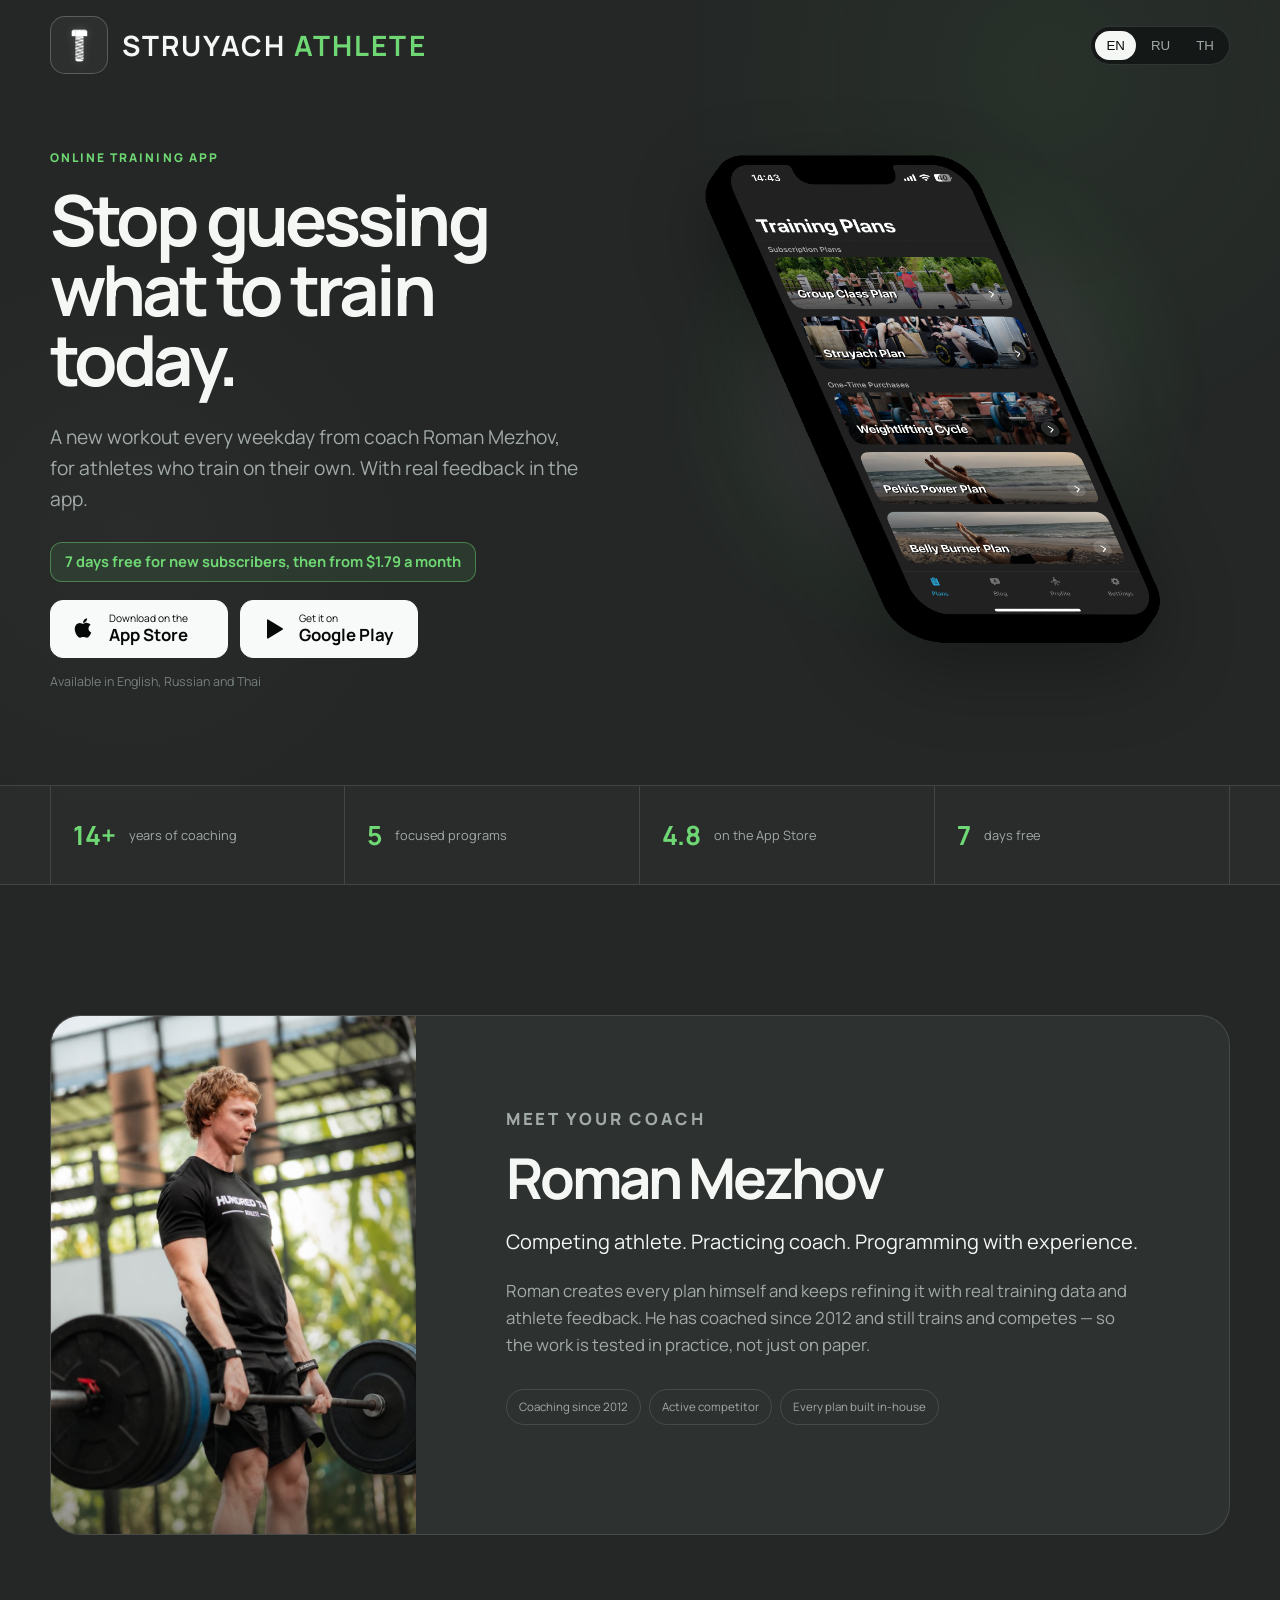
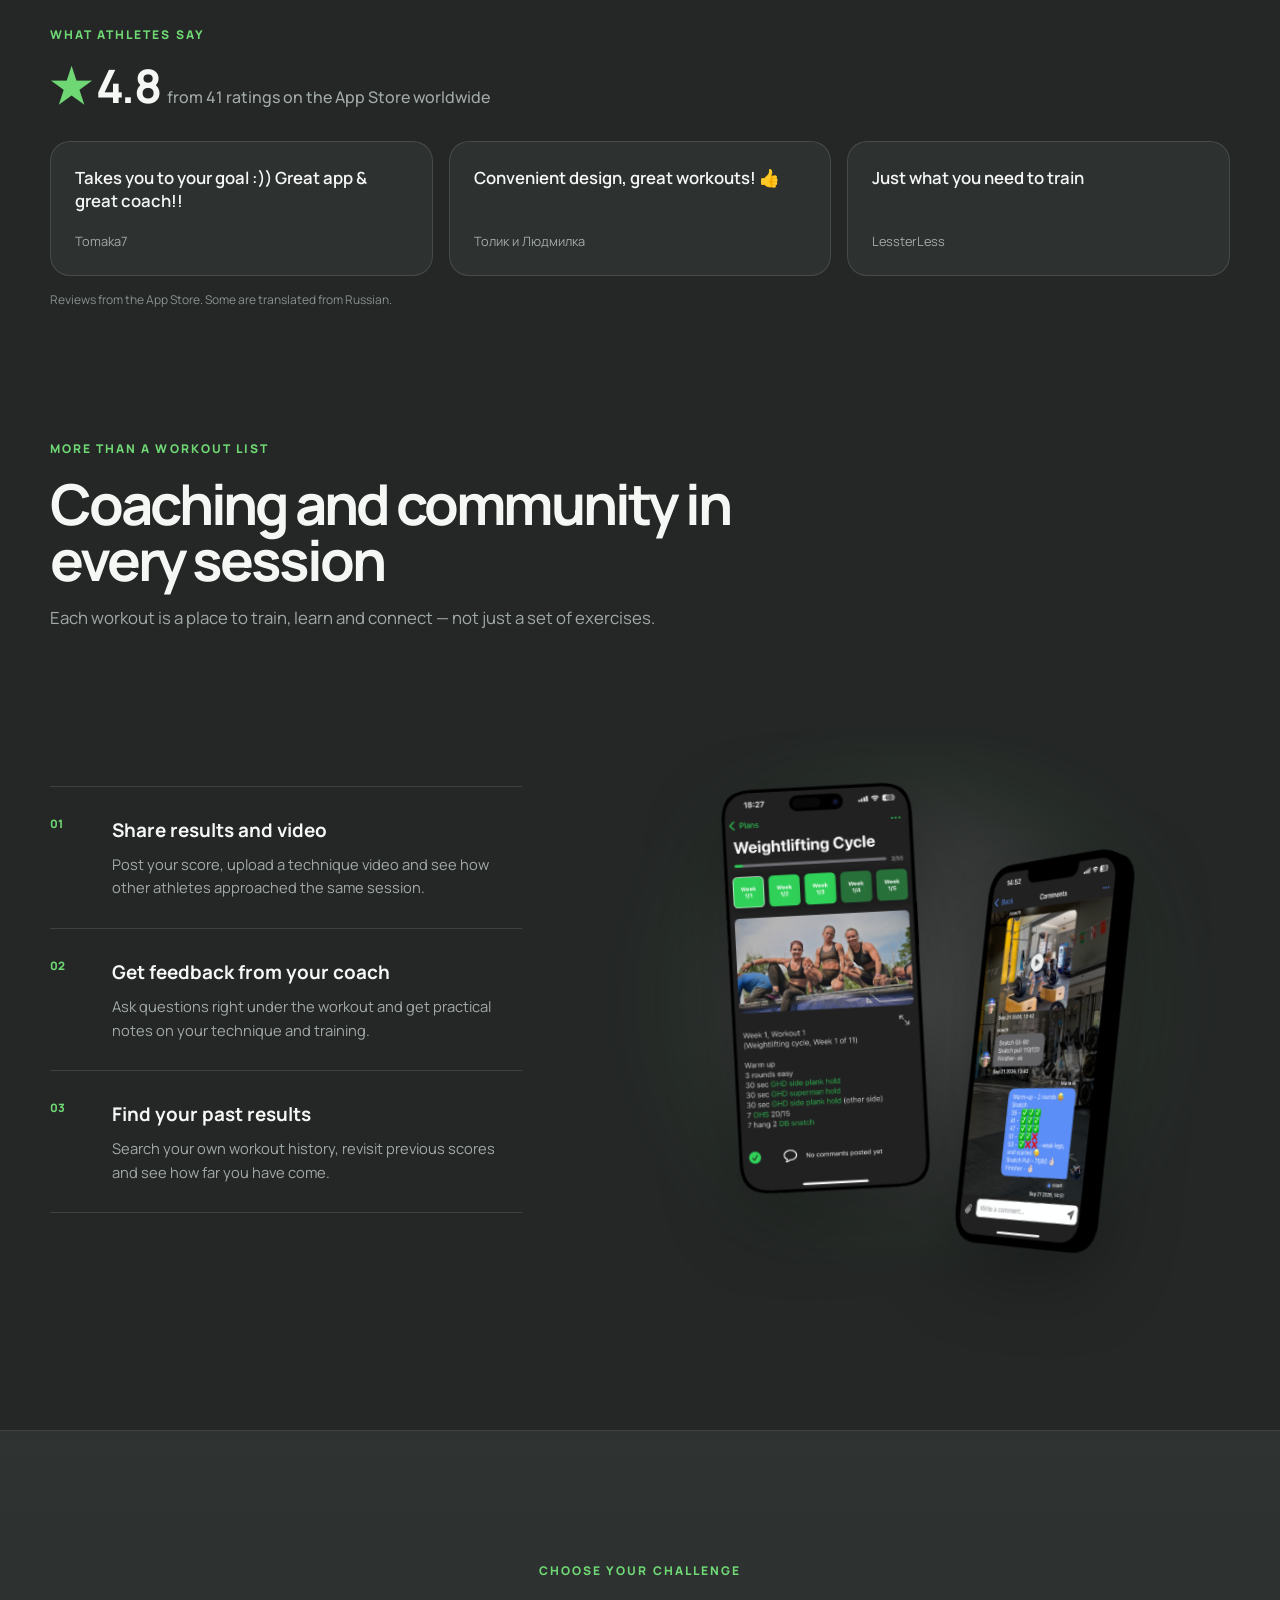
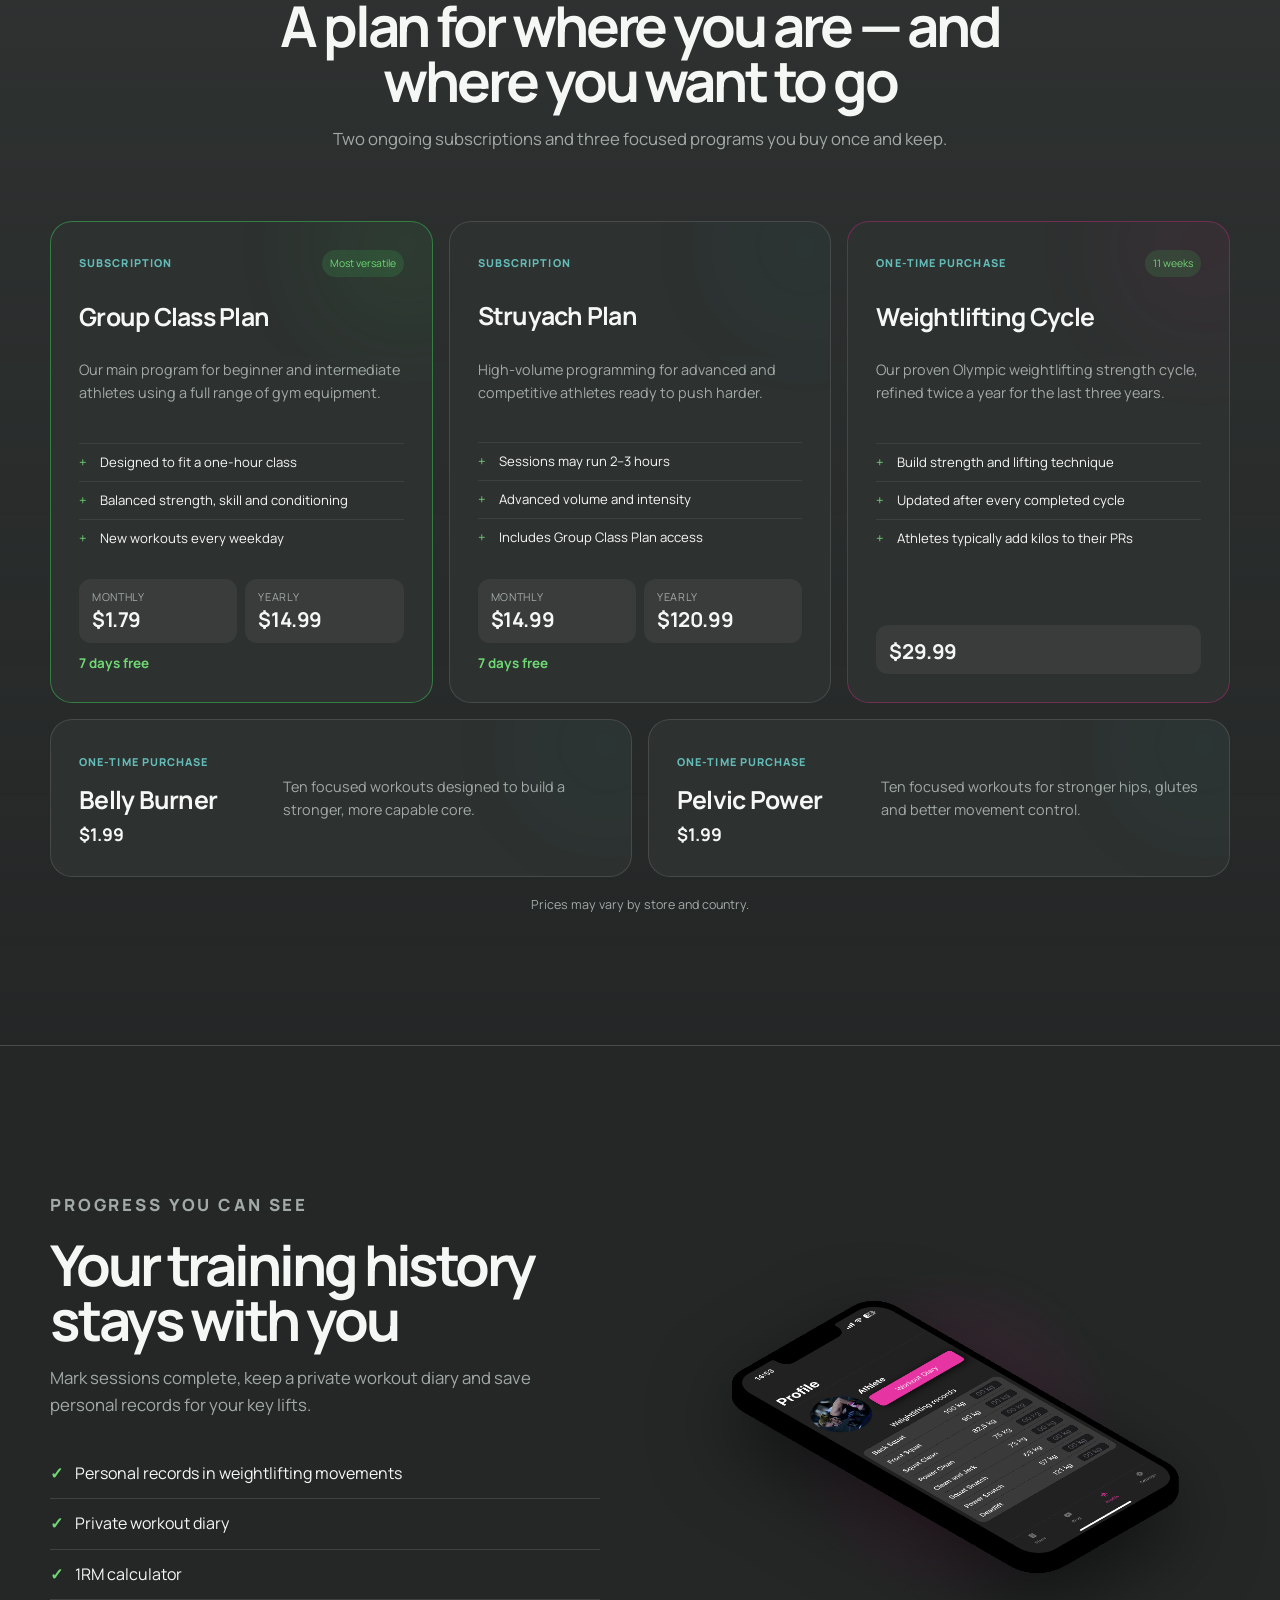
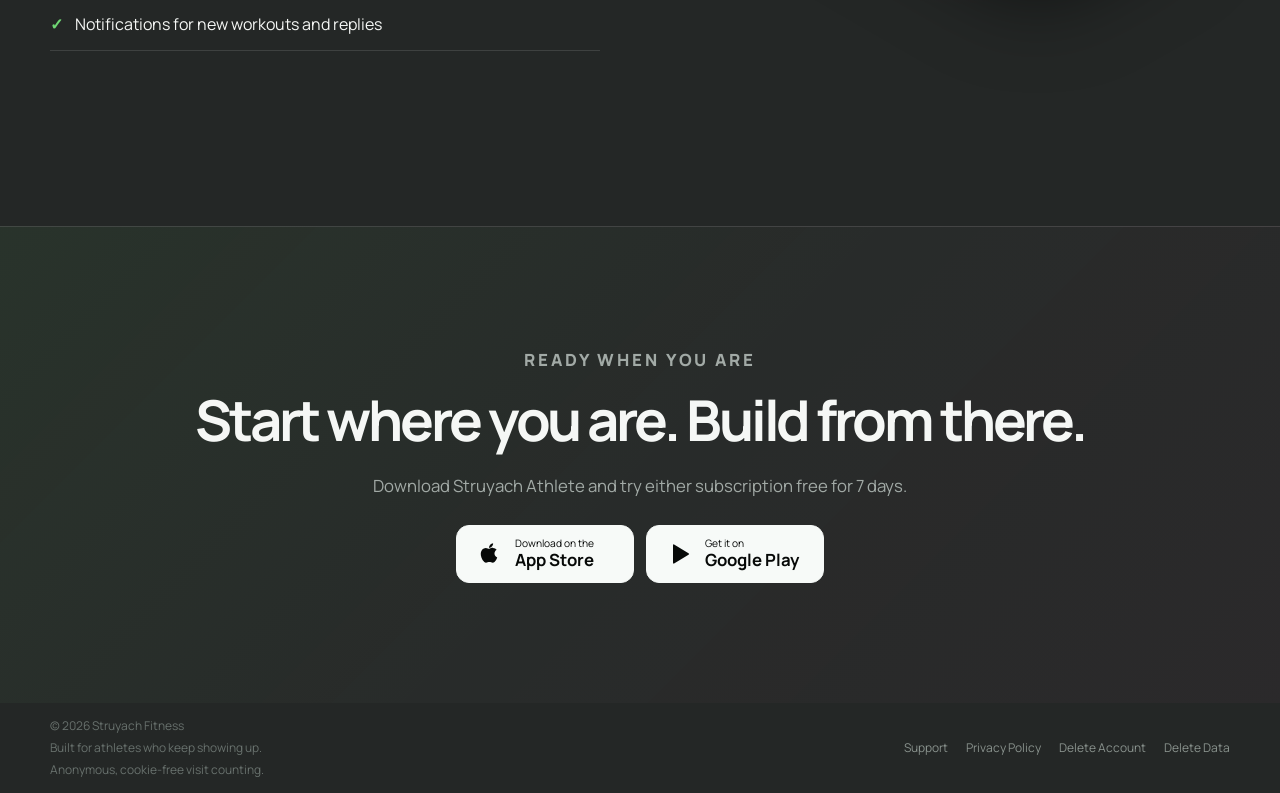
<file: index.html>
<!doctype html>
<html lang="en">
<head>
  <meta charset="utf-8">
  <meta name="viewport" content="width=device-width, initial-scale=1">
  <meta name="theme-color" content="#090b0b">
  <meta name="description" content="A new workout every weekday from coach Roman Mezhov, for athletes who train on their own. Try it free for 7 days on iOS and Android.">
  <title>Struyach Athlete: a new workout every weekday</title>
  <meta property="og:type" content="website">
  <meta property="og:url" content="https://struyach.github.io/">
  <meta property="og:title" content="Struyach Athlete: a new workout every weekday">
  <meta property="og:description" content="Workouts from coach Roman Mezhov for athletes who train on their own. 7 days free on iOS and Android.">
  <meta property="og:image" content="https://struyach.github.io/assets/og-image.jpg">
  <meta name="twitter:card" content="summary_large_image">
  <link rel="icon" href="favicon.ico" sizes="any">
  <link rel="icon" type="image/png" sizes="32x32" href="favicon-32.png">
  <link rel="apple-touch-icon" href="apple-touch-icon.png">
  <link rel="preconnect" href="https://fonts.googleapis.com">
  <link rel="preconnect" href="https://fonts.gstatic.com" crossorigin>
  <link href="https://fonts.googleapis.com/css2?family=Manrope:wght@400;500;600;700;800&family=Noto+Sans+Thai:wght@400;500;600;700;800&display=swap" rel="stylesheet">
  <link rel="stylesheet" href="styles.css">
</head>
<body>
  <header class="nav shell">
    <a class="brand" href="#top" aria-label="Struyach Athlete home">
      <span class="brand-mark"><img src="assets/bolt-logo.png" alt=""></span><span class="brand-name">STRUYACH <b>ATHLETE</b></span>
    </a>
    <nav class="language" aria-label="Language">
      <button data-lang="en" class="active">EN</button>
      <button data-lang="ru">RU</button>
      <button data-lang="th">TH</button>
    </nav>
  </header>

  <main id="top">
    <section class="hero shell">
      <div class="hero-copy">
        <p class="eyebrow" data-i18n="heroEyebrow"></p>
        <h1 data-i18n="heroTitle"></h1>
        <p class="lede" data-i18n="heroText"></p>
        <p class="trial-line" data-i18n="heroTrial"></p>
        <div class="store-row">
          <a class="store-button apple" id="appStoreLink" href="https://apps.apple.com/app/apple-store/id6448619309?pt=126326864&amp;ct=landing&amp;mt=8" target="_blank" rel="noopener" aria-label="Download on the App Store">
            <span class="store-icon apple-icon" aria-hidden="true"><svg viewBox="0 0 24 24" width="26" height="26" fill="currentColor"><path d="M17.05 20.28c-.98.95-2.05.8-3.08.35-1.09-.46-2.09-.48-3.24 0-1.44.62-2.2.44-3.06-.35C2.79 15.25 3.51 7.59 9.05 7.31c1.35.07 2.29.74 3.08.8 1.18-.24 2.31-.93 3.57-.84 1.51.12 2.65.72 3.4 1.8-3.12 1.87-2.38 5.98.48 7.13-.57 1.5-1.31 2.99-2.54 4.09zM12.03 7.25c-.15-2.23 1.66-4.07 3.74-4.25.29 2.58-2.34 4.5-3.74 4.25z"/></svg></span><span><small data-i18n="appStoreSmall"></small><strong>App Store</strong></span>
          </a>
          <a class="store-button apple" id="googlePlayLink" href="https://play.google.com/store/apps/details?id=com.struyachfitness.athlete&amp;referrer=utm_source%3Dlanding%26utm_medium%3Dweb" target="_blank" rel="noopener" aria-label="Get it on Google Play">
            <span class="play-icon" aria-hidden="true"><svg viewBox="0 0 24 24" width="24" height="24" fill="currentColor"><path d="M6 3.5v17a1 1 0 0 0 1.5.86l14-8.5a1 1 0 0 0 0-1.72l-14-8.5A1 1 0 0 0 6 3.5z"/></svg></span><span><small data-i18n="googleSmall"></small><strong>Google Play</strong></span>
          </a>
        </div>
        <p class="availability" data-i18n="available"></p>
      </div>
      <div class="hero-visual" aria-label="Struyach Athlete app preview">
        <div class="orbit orbit-one"></div><div class="orbit orbit-two"></div>
        <img id="heroImage" src="assets/en-plans.png" alt="Training plans in Struyach Athlete">
      </div>
    </section>

    <section class="proof-strip">
      <div class="shell proof-grid">
        <div><strong>14+</strong><span data-i18n="proofCoach"></span></div>
        <div><strong>5</strong><span data-i18n="proofPlans"></span></div>
        <div><strong>4.8</strong><span data-i18n="proofRating"></span></div>
        <div><strong>7</strong><span data-i18n="proofTrial"></span></div>
      </div>
    </section>

    <section class="coach shell" id="coach">
      <div class="coach-card">
        <div class="coach-photo"><img src="assets/roman-mezhov.jpg" width="1000" height="1250" loading="lazy" alt="Roman Mezhov performing a deadlift"></div>
        <div class="coach-copy">
          <p class="eyebrow" data-i18n="coachEyebrow"></p>
          <h2 class="locale-only locale-en">Roman Mezhov</h2>
          <h2 class="locale-only locale-ru">Роман Межов</h2>
          <h2 class="locale-only locale-th">โรมัน เมชอฟ</h2>
          <p class="coach-lede" data-i18n="coachTitle"></p>
          <p data-i18n="coachText"></p>
          <div class="coach-facts"><span data-i18n="coachFactOne"></span><span data-i18n="coachFactTwo"></span><span data-i18n="coachFactThree"></span></div>
        </div>
      </div>
    </section>

    <section class="reviews shell" id="reviews">
      <div class="reviews-head">
        <p class="eyebrow" data-i18n="reviewsEyebrow"></p>
        <h2><span class="stars" aria-hidden="true">★</span> 4.8 <span class="reviews-count" data-i18n="reviewsCount"></span></h2>
      </div>
      <div class="reviews-grid">
        <figure><blockquote data-i18n="reviewOne"></blockquote><figcaption>Tomaka7</figcaption></figure>
        <figure><blockquote data-i18n="reviewTwo"></blockquote><figcaption>Толик и Людмилка</figcaption></figure>
        <figure><blockquote data-i18n="reviewThree"></blockquote><figcaption>LessterLess</figcaption></figure>
      </div>
      <p class="reviews-note" data-i18n="reviewsNote"></p>
    </section>

    <section class="section shell" id="experience">
      <div class="section-heading">
        <p class="eyebrow" data-i18n="experienceEyebrow"></p>
        <h2 data-i18n="experienceTitle"></h2>
        <p data-i18n="experienceText"></p>
      </div>
      <div class="feature-stage">
        <div class="feature-copy">
          <article><span class="feature-number">01</span><div><h3 data-i18n="featureOneTitle"></h3><p data-i18n="featureOneText"></p></div></article>
          <article><span class="feature-number">02</span><div><h3 data-i18n="featureTwoTitle"></h3><p data-i18n="featureTwoText"></p></div></article>
          <article><span class="feature-number">03</span><div><h3 data-i18n="featureThreeTitle"></h3><p data-i18n="featureThreeText"></p></div></article>
        </div>
        <div class="phone-stack">
          <img id="workoutImage" class="phone phone-main" loading="lazy" src="assets/en-workout.png" alt="Workout screen">
          <img id="communityImage" class="phone phone-back" loading="lazy" src="assets/en-community.png" alt="Athlete comments">
        </div>
      </div>
    </section>

    <section class="plans-section" id="plans">
      <div class="shell">
        <div class="section-heading centered">
          <p class="eyebrow" data-i18n="plansEyebrow"></p>
          <h2 data-i18n="plansTitle"></h2>
          <p data-i18n="plansText"></p>
        </div>
        <div class="plans-grid">
          <article class="plan featured">
            <div class="plan-top"><span class="plan-type" data-i18n="subscription"></span><span class="plan-badge" data-i18n="mostPopular"></span></div>
            <h3>Group Class Plan</h3><p data-i18n="groupIntro"></p>
            <ul><li data-i18n="groupOne"></li><li data-i18n="groupTwo"></li><li data-i18n="groupThree"></li></ul>
            <div class="plan-price">
              <div class="price-cells"><div><span data-i18n="priceMonthly"></span><strong data-i18n="groupMonthly"></strong></div><div><span data-i18n="priceYearly"></span><strong data-i18n="groupYearly"></strong></div></div>
              <p class="price-trial" data-i18n="planTrial"></p>
            </div>
          </article>
          <article class="plan">
            <div class="plan-top"><span class="plan-type" data-i18n="subscription"></span></div>
            <h3>Struyach Plan</h3><p data-i18n="struyachIntro"></p>
            <ul><li data-i18n="struyachOne"></li><li data-i18n="struyachTwo"></li><li data-i18n="struyachThree"></li></ul>
            <div class="plan-price">
              <div class="price-cells"><div><span data-i18n="priceMonthly"></span><strong data-i18n="struyachMonthly"></strong></div><div><span data-i18n="priceYearly"></span><strong data-i18n="struyachYearly"></strong></div></div>
              <p class="price-trial" data-i18n="planTrial"></p>
            </div>
          </article>
          <article class="plan accent">
            <div class="plan-top"><span class="plan-type" data-i18n="oneTime"></span><span class="plan-badge" data-i18n="elevenWeeks"></span></div>
            <h3>Weightlifting Cycle</h3><p data-i18n="weightIntro"></p>
            <ul><li data-i18n="weightOne"></li><li data-i18n="weightTwo"></li><li data-i18n="weightThree"></li></ul>
            <div class="plan-price"><div class="price-cells single"><div><strong data-i18n="weightPrice"></strong></div></div></div>
          </article>
          <article class="plan compact"><div><span class="plan-type" data-i18n="oneTime"></span><h3>Belly Burner</h3><strong class="compact-price" data-i18n="smallPrice"></strong></div><p data-i18n="bellyText"></p></article>
          <article class="plan compact"><div><span class="plan-type" data-i18n="oneTime"></span><h3>Pelvic Power</h3><strong class="compact-price" data-i18n="smallPrice"></strong></div><p data-i18n="pelvicText"></p></article>
        </div>
        <p class="price-note" data-i18n="priceNote"></p>
      </div>
    </section>

    <section class="progress shell">
      <div class="progress-copy">
        <p class="eyebrow" data-i18n="progressEyebrow"></p>
        <h2 data-i18n="progressTitle"></h2>
        <p data-i18n="progressText"></p>
        <ul class="check-list"><li data-i18n="progressOne"></li><li data-i18n="progressTwo"></li><li data-i18n="progressFour"></li><li data-i18n="progressThree"></li></ul>
      </div>
      <div class="progress-visual"><img id="recordsImage" loading="lazy" src="assets/en-records.png" alt="Personal records in the app"></div>
    </section>

    <section class="final-cta">
      <div class="shell">
        <p class="eyebrow" data-i18n="ctaEyebrow"></p>
        <h2 class="locale-only locale-en">Start where you are. Build from there.</h2>
        <h2 class="locale-only locale-ru">Начни со своего уровня.<br>И двигайся дальше.</h2>
        <h2 class="locale-only locale-th">เริ่มจากจุดที่คุณอยู่ แล้วพัฒนาต่อไป</h2>
        <p data-i18n="ctaText"></p>
        <div class="store-row centered-buttons">
          <a class="store-button apple" href="https://apps.apple.com/app/apple-store/id6448619309?pt=126326864&amp;ct=landing&amp;mt=8" target="_blank" rel="noopener"><span class="store-icon apple-icon" aria-hidden="true"><svg viewBox="0 0 24 24" width="26" height="26" fill="currentColor"><path d="M17.05 20.28c-.98.95-2.05.8-3.08.35-1.09-.46-2.09-.48-3.24 0-1.44.62-2.2.44-3.06-.35C2.79 15.25 3.51 7.59 9.05 7.31c1.35.07 2.29.74 3.08.8 1.18-.24 2.31-.93 3.57-.84 1.51.12 2.65.72 3.4 1.8-3.12 1.87-2.38 5.98.48 7.13-.57 1.5-1.31 2.99-2.54 4.09zM12.03 7.25c-.15-2.23 1.66-4.07 3.74-4.25.29 2.58-2.34 4.5-3.74 4.25z"/></svg></span><span><small data-i18n="appStoreSmall"></small><strong>App Store</strong></span></a>
          <a class="store-button apple" href="https://play.google.com/store/apps/details?id=com.struyachfitness.athlete&amp;referrer=utm_source%3Dlanding%26utm_medium%3Dweb" target="_blank" rel="noopener" aria-label="Get it on Google Play"><span class="play-icon" aria-hidden="true"><svg viewBox="0 0 24 24" width="24" height="24" fill="currentColor"><path d="M6 3.5v17a1 1 0 0 0 1.5.86l14-8.5a1 1 0 0 0 0-1.72l-14-8.5A1 1 0 0 0 6 3.5z"/></svg></span><span><small data-i18n="googleSmall"></small><strong>Google Play</strong></span></a>
        </div>
      </div>
    </section>
  </main>
  <footer class="shell">
    <div class="footer-copy"><span>© <span id="year"></span> Struyach Fitness</span><span data-i18n="footer"></span><span data-i18n="footerStats"></span></div>
    <nav class="footer-links" aria-label="Legal and support">
      <a href="support.html" data-i18n="footerSupport"></a>
      <a href="privacy.html" data-i18n="footerPrivacy"></a>
      <a href="delete-account.html" data-i18n="footerDeleteAccount"></a>
      <a href="delete-data.html" data-i18n="footerDeleteData"></a>
    </nav>
  </footer>
  <script src="app.js"></script>
  <script data-goatcounter="https://struyach.goatcounter.com/count" async src="//gc.zgo.at/count.js"></script>
</body>
</html>
</file>
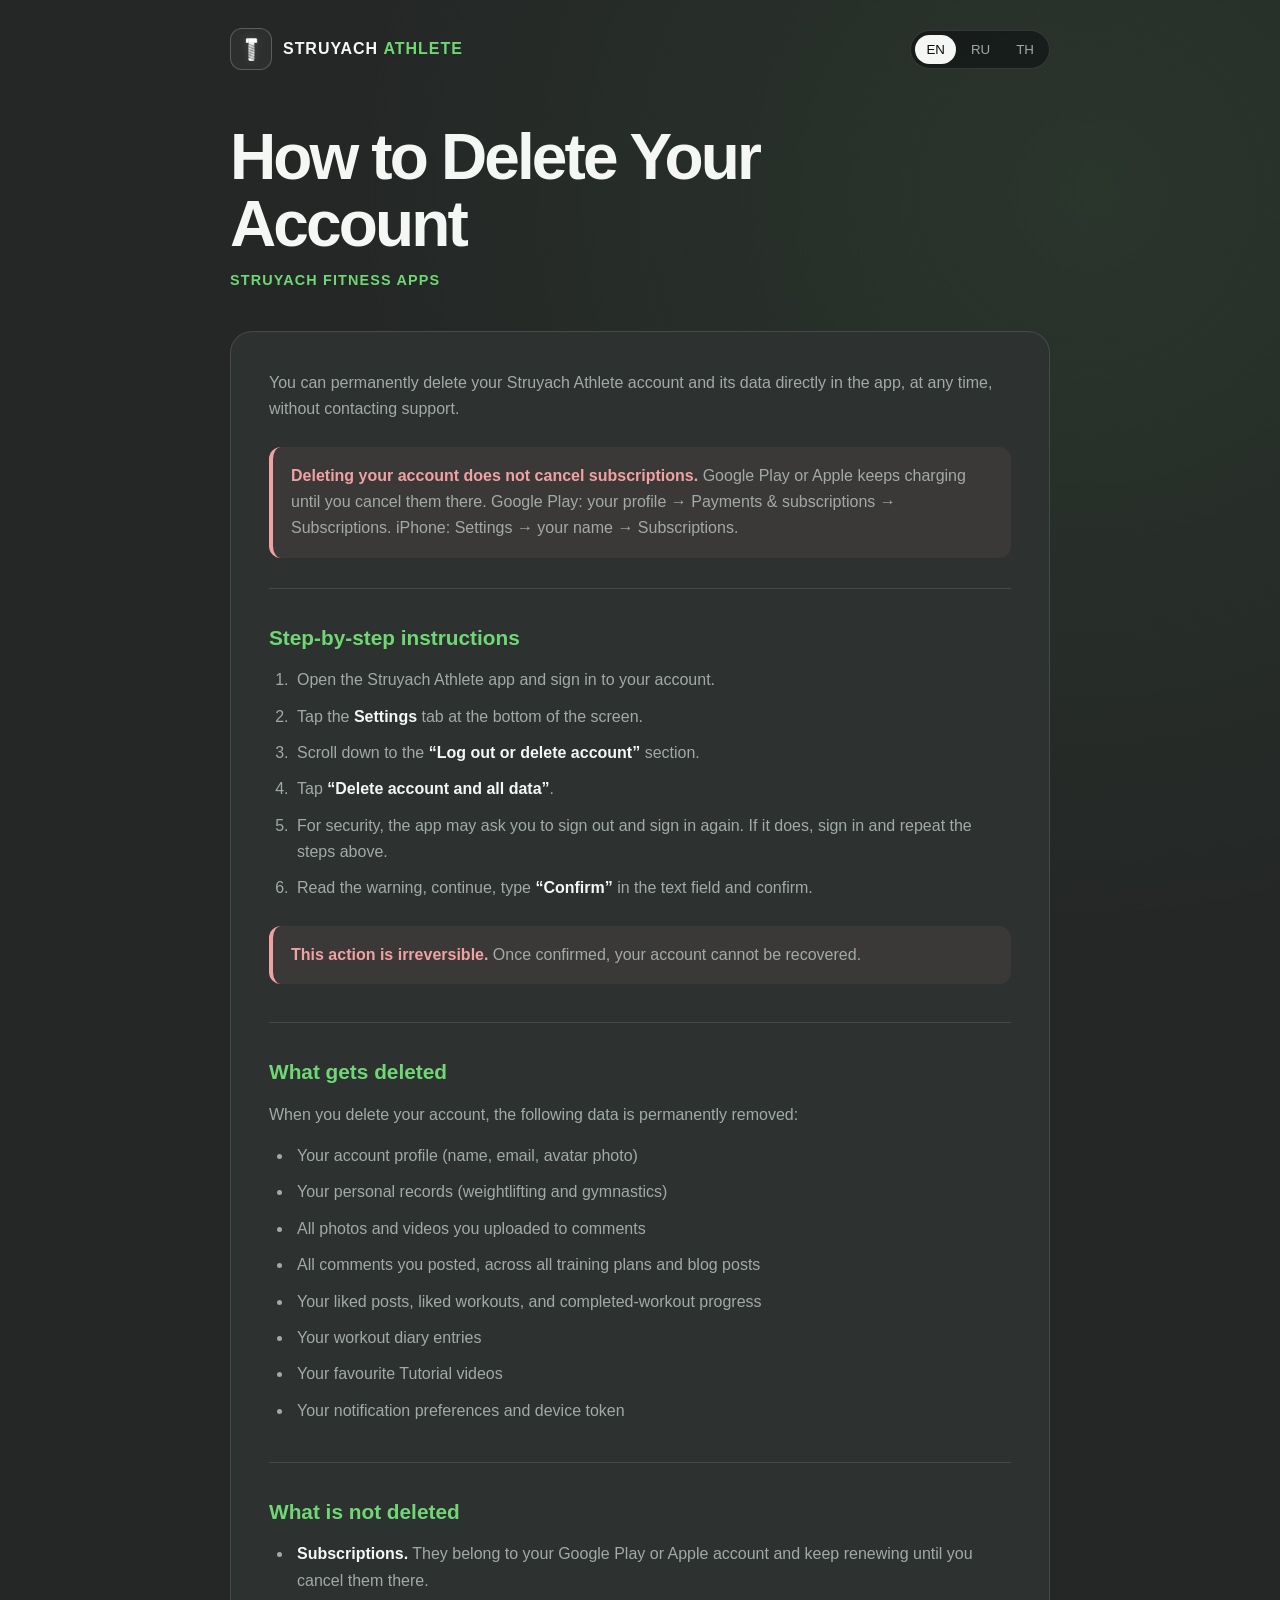
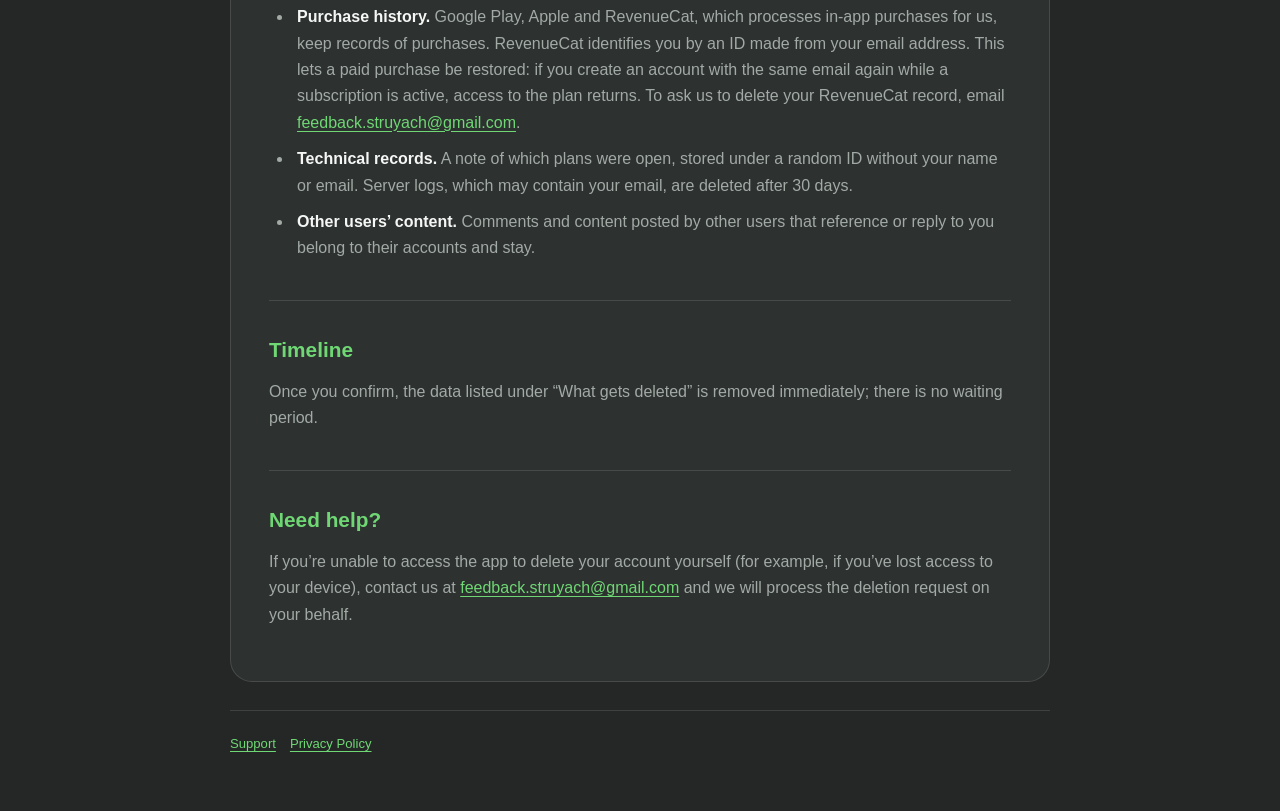
<file: delete-account.html>
<!DOCTYPE html>
<html lang="en">
<head>
<meta charset="utf-8">
<meta name="viewport" content="width=device-width, initial-scale=1">
<meta name="color-scheme" content="dark">
<link rel="icon" href="favicon.ico" sizes="any">
<link rel="icon" type="image/png" sizes="32x32" href="favicon-32.png">
<link rel="apple-touch-icon" href="apple-touch-icon.png">
<title>Struyach Athlete — Delete Account</title>
<style>
:root{--bg:#242726;--surface:#2d3130;--text:#f5f7f5;--muted:#a2aaa6;--green:#6fd874;--line:rgba(255,255,255,.12);--warning:#f0a1a1}
*{box-sizing:border-box}body{margin:0;min-height:100vh;background:radial-gradient(circle at 85% 8%,rgba(111,216,116,.08),transparent 30%),var(--bg);color:var(--text);font-family:-apple-system,BlinkMacSystemFont,"Segoe UI","Noto Sans Thai",Helvetica,Arial,sans-serif;line-height:1.65}
.page{width:min(820px,calc(100% - 36px));margin:0 auto;padding:28px 0 56px}header{display:flex;align-items:center;justify-content:space-between;gap:20px;margin-bottom:54px}
.brand{display:flex;align-items:center;gap:11px;font-weight:800;letter-spacing:.06em;text-transform:uppercase}.brand-mark{display:grid;place-items:center;width:42px;height:42px;border:1px solid rgba(255,255,255,.22);border-radius:12px;background:rgba(255,255,255,.04)}.brand-mark img{width:31px;height:31px;object-fit:contain;filter:brightness(0) invert(1) drop-shadow(0 0 4px rgba(255,255,255,.16))}.brand b{color:var(--green)}
.language{display:flex;gap:4px;padding:4px;border:1px solid var(--line);border-radius:999px;background:rgba(17,21,21,.72)}.language button{border:0;background:transparent;color:var(--muted);font:700 12px inherit;padding:7px 11px;border-radius:999px;cursor:pointer}.language button.active{background:var(--text);color:#0b0e0d}
.content{display:none}.content.active{display:block}h1{max-width:760px;margin:0 0 12px;font-size:clamp(2.2rem,7vw,4rem);line-height:1.04;letter-spacing:-.045em}.subtitle{margin:0 0 38px;color:var(--green);font-size:.9rem;font-weight:700;letter-spacing:.08em;text-transform:uppercase}
.card{padding:clamp(22px,5vw,38px);border:1px solid var(--line);border-radius:22px;background:var(--surface)}h2{margin:38px 0 12px;padding-top:32px;border-top:1px solid var(--line);color:var(--green);font-size:1.3rem}h2:first-of-type{margin-top:30px}p{margin:0 0 15px;color:var(--muted)}ol,ul{margin:12px 0 20px;padding-left:24px;color:var(--muted)}li{margin:10px 0;padding-left:4px}strong{color:var(--text)}a{color:var(--green);text-underline-offset:3px}
.notice{margin:24px 0;padding:16px 18px;border-radius:12px;background:rgba(111,216,116,.07);border-left:4px solid var(--green);color:var(--muted)}.notice.warning{background:rgba(240,161,161,.07);border-left-color:var(--warning)}.notice p{margin:0}.notice.warning strong{color:var(--warning)}
footer{margin-top:28px;padding-top:22px;border-top:1px solid var(--line);font-size:.82rem}footer a{margin-right:14px}
@media(max-width:560px){.page{padding-top:18px}header{align-items:flex-start;margin-bottom:40px}.brand{font-size:.78rem;gap:8px}.brand-mark{width:36px;height:36px;border-radius:10px}.brand-mark img{width:27px;height:27px}.language button{padding:6px 8px}.card{padding:22px 19px}}
</style>
</head>
<body>
<main class="page">
<header>
<div class="brand"><span class="brand-mark" aria-hidden="true"><img src="[data-uri]" alt=""></span><span>Struyach <b>Athlete</b></span></div>
<nav class="language" aria-label="Language"><button type="button" data-lang="en">EN</button><button type="button" data-lang="ru">RU</button><button type="button" data-lang="th">TH</button></nav>
</header>

<section class="content" data-content="en">
<h1>How to Delete Your Account</h1><p class="subtitle">Struyach Fitness Apps</p>
<div class="card">
<p>You can permanently delete your Struyach Athlete account and its data directly in the app, at any time, without contacting support.</p>
<div class="notice warning"><p><strong>Deleting your account does not cancel subscriptions.</strong> Google Play or Apple keeps charging until you cancel them there. Google Play: your profile → Payments &amp; subscriptions → Subscriptions. iPhone: Settings → your name → Subscriptions.</p></div>
<h2>Step-by-step instructions</h2>
<ol>
<li>Open the Struyach Athlete app and sign in to your account.</li>
<li>Tap the <strong>Settings</strong> tab at the bottom of the screen.</li>
<li>Scroll down to the <strong>“Log out or delete account”</strong> section.</li>
<li>Tap <strong>“Delete account and all data”</strong>.</li>
<li>For security, the app may ask you to sign out and sign in again. If it does, sign in and repeat the steps above.</li>
<li>Read the warning, continue, type <strong>“Confirm”</strong> in the text field and confirm.</li>
</ol>
<div class="notice warning"><strong>This action is irreversible.</strong> Once confirmed, your account cannot be recovered.</div>
<h2>What gets deleted</h2><p>When you delete your account, the following data is permanently removed:</p>
<ul>
<li>Your account profile (name, email, avatar photo)</li>
<li>Your personal records (weightlifting and gymnastics)</li>
<li>All photos and videos you uploaded to comments</li>
<li>All comments you posted, across all training plans and blog posts</li>
<li>Your liked posts, liked workouts, and completed-workout progress</li>
<li>Your workout diary entries</li><li>Your favourite Tutorial videos</li>
<li>Your notification preferences and device token</li>
</ul>
<h2>What is not deleted</h2>
<ul>
<li><strong>Subscriptions.</strong> They belong to your Google Play or Apple account and keep renewing until you cancel them there.</li>
<li><strong>Purchase history.</strong> Google Play, Apple and RevenueCat, which processes in-app purchases for us, keep records of purchases. RevenueCat identifies you by an ID made from your email address. This lets a paid purchase be restored: if you create an account with the same email again while a subscription is active, access to the plan returns. To ask us to delete your RevenueCat record, email <a href="mailto:feedback.struyach@gmail.com">feedback.struyach@gmail.com</a>.</li>
<li><strong>Technical records.</strong> A note of which plans were open, stored under a random ID without your name or email. Server logs, which may contain your email, are deleted after 30 days.</li>
<li><strong>Other users’ content.</strong> Comments and content posted by other users that reference or reply to you belong to their accounts and stay.</li>
</ul>
<h2>Timeline</h2><p>Once you confirm, the data listed under “What gets deleted” is removed immediately; there is no waiting period.</p>
<h2>Need help?</h2><p>If you’re unable to access the app to delete your account yourself (for example, if you’ve lost access to your device), contact us at <a href="mailto:feedback.struyach@gmail.com">feedback.struyach@gmail.com</a> and we will process the deletion request on your behalf.</p>
</div></section>

<section class="content" data-content="ru">
<h1>Как удалить аккаунт</h1><p class="subtitle">Struyach Fitness Apps</p>
<div class="card">
<p>Ты можешь в любое время навсегда удалить аккаунт Struyach Athlete и его данные прямо в приложении, не обращаясь в поддержку.</p>
<div class="notice warning"><p><strong>Удаление аккаунта не отменяет подписки.</strong> Google Play или Apple будут списывать деньги, пока ты не отменишь подписку там. Google Play: профиль → «Платежи и подписки» → «Подписки». iPhone: «Настройки» → твоё имя → «Подписки».</p></div>
<h2>Пошаговая инструкция</h2>
<ol>
<li>Открой приложение Struyach Athlete и войди в свой аккаунт.</li>
<li>Нажми вкладку <strong>«Настройки»</strong> в нижней части экрана.</li>
<li>Прокрути до раздела <strong>«Выйти или удалить аккаунт»</strong> (на iPhone — «Выход и удаление учётной записи»).</li>
<li>Нажми <strong>«Удалить аккаунт и все данные»</strong> (на iPhone — «Удалить учётную запись»).</li>
<li>Ради безопасности приложение может попросить выйти и войти заново. В этом случае войди и повтори шаги выше.</li>
<li>Прочитай предупреждение, продолжи, введи в текстовом поле <strong>«Confirm»</strong> (английскими буквами) и подтверди.</li>
</ol>
<div class="notice warning"><strong>Это действие необратимо.</strong> После подтверждения восстановить аккаунт будет невозможно.</div>
<h2>Какие данные будут удалены</h2><p>При удалении аккаунта навсегда удаляются:</p>
<ul>
<li>Профиль аккаунта: имя, email и фотография аватара</li>
<li>Личные рекорды в тяжёлой атлетике и гимнастике</li>
<li>Все фотографии и видео, загруженные тобой в комментарии</li>
<li>Все твои комментарии во всех тренировочных планах и публикациях блога</li>
<li>Понравившиеся публикации и тренировки, а также прогресс выполнения тренировок</li>
<li>Записи в дневнике тренировок</li><li>Список избранных видео из раздела «Обучение»</li>
<li>Настройки уведомлений и токен устройства</li>
</ul>
<h2>Что не удаляется</h2>
<ul>
<li><strong>Подписки.</strong> Они привязаны к твоему аккаунту Google Play или Apple и продлеваются, пока ты не отменишь их там.</li>
<li><strong>История покупок.</strong> Записи о покупках хранят Google Play, Apple и RevenueCat — сервис, который обрабатывает для нас покупки в приложении. RevenueCat различает пользователей по идентификатору, составленному из email. Это позволяет восстановить оплаченную покупку: если снова создать аккаунт с тем же email, пока подписка действует, доступ к плану вернётся. Чтобы мы удалили твою запись в RevenueCat, напиши на <a href="mailto:feedback.struyach@gmail.com">feedback.struyach@gmail.com</a>.</li>
<li><strong>Технические записи.</strong> Отметка о том, какие планы были открыты, под случайным идентификатором, без имени и email. Журналы сервера, в которых может быть твой email, удаляются через 30 дней.</li>
<li><strong>Чужие материалы.</strong> Комментарии и материалы других пользователей, в которых упоминают тебя или отвечают тебе, принадлежат их аккаунтам и остаются.</li>
</ul>
<h2>Срок удаления</h2><p>После подтверждения данные из раздела «Какие данные будут удалены» удаляются сразу, без периода ожидания.</p>
<h2>Нужна помощь?</h2><p>Если у тебя нет доступа к приложению и ты не можешь удалить аккаунт самостоятельно — например, из-за потери доступа к устройству — напиши нам на <a href="mailto:feedback.struyach@gmail.com">feedback.struyach@gmail.com</a>. Мы обработаем запрос на удаление аккаунта.</p>
</div></section>

<section class="content" data-content="th">
<h1>วิธีลบบัญชีของคุณ</h1><p class="subtitle">Struyach Fitness Apps</p>
<div class="card">
<p>คุณสามารถลบบัญชี Struyach Athlete และข้อมูลของบัญชีอย่างถาวรได้จากภายในแอปทุกเมื่อ โดยไม่ต้องติดต่อฝ่ายสนับสนุน</p>
<div class="notice warning"><p><strong>การลบบัญชีไม่ได้ยกเลิกการสมัครสมาชิก</strong> Google Play หรือ Apple จะเรียกเก็บเงินต่อไปจนกว่าคุณจะยกเลิกที่นั่น Google Play: โปรไฟล์ → การชำระเงินและการสมัครใช้บริการ → การสมัครใช้บริการ iPhone: การตั้งค่า → ชื่อของคุณ → การสมัครรับ</p></div>
<h2>ขั้นตอนการลบบัญชี</h2>
<ol>
<li>เปิดแอป Struyach Athlete และเข้าสู่ระบบบัญชีของคุณ</li>
<li>แตะแท็บ <strong>“ตั้งค่า”</strong> ที่ด้านล่างของหน้าจอ</li>
<li>เลื่อนลงไปที่ส่วน <strong>“ออกจากระบบหรือลบบัญชี”</strong></li>
<li>แตะ <strong>“ลบบัญชีและข้อมูลทั้งหมด”</strong></li>
<li>เพื่อความปลอดภัย แอปอาจขอให้คุณออกจากระบบแล้วเข้าสู่ระบบอีกครั้ง หากเป็นเช่นนั้น ให้เข้าสู่ระบบแล้วทำตามขั้นตอนข้างต้นอีกครั้ง</li>
<li>อ่านคำเตือน ดำเนินการต่อ พิมพ์ <strong>“Confirm”</strong> (ภาษาอังกฤษ) ในช่องข้อความ แล้วยืนยัน</li>
</ol>
<div class="notice warning"><strong>การดำเนินการนี้ไม่สามารถย้อนกลับได้</strong> เมื่อยืนยันแล้ว จะไม่สามารถกู้คืนบัญชีของคุณได้</div>
<h2>ข้อมูลที่จะถูกลบ</h2><p>เมื่อคุณลบบัญชี ข้อมูลต่อไปนี้จะถูกลบอย่างถาวร:</p>
<ul>
<li>โปรไฟล์บัญชีของคุณ ได้แก่ ชื่อ อีเมล และรูปโปรไฟล์</li>
<li>สถิติส่วนตัวในการยกน้ำหนักและยิมนาสติก</li>
<li>รูปภาพและวิดีโอทั้งหมดที่คุณอัปโหลดในความคิดเห็น</li>
<li>ความคิดเห็นทั้งหมดที่คุณโพสต์ในทุกแผนการฝึกและโพสต์ในบล็อก</li>
<li>โพสต์และการฝึกที่คุณกดถูกใจ รวมถึงความคืบหน้าของการฝึกที่เสร็จสิ้น</li>
<li>บันทึกไดอารี่การฝึกของคุณ</li><li>รายการวิดีโอโปรดในส่วนบทเรียนของคุณ</li>
<li>การตั้งค่าการแจ้งเตือนและโทเคนอุปกรณ์</li>
</ul>
<h2>ข้อมูลที่ไม่ถูกลบ</h2>
<ul>
<li><strong>การสมัครสมาชิก</strong> ผูกกับบัญชี Google Play หรือ Apple ของคุณ และจะต่ออายุต่อไปจนกว่าคุณจะยกเลิกที่นั่น</li>
<li><strong>ประวัติการซื้อ</strong> Google Play, Apple และ RevenueCat ซึ่งประมวลผลการซื้อในแอปให้เรา เก็บบันทึกการซื้อไว้ RevenueCat ระบุตัวคุณด้วยรหัสที่สร้างจากอีเมลของคุณ เพื่อให้กู้คืนการซื้อที่ชำระเงินแล้วได้: หากคุณสร้างบัญชีด้วยอีเมลเดิมอีกครั้งขณะที่การสมัครสมาชิกยังใช้งานอยู่ สิทธิ์เข้าถึงแผนจะกลับมา หากต้องการให้เราลบบันทึกของคุณใน RevenueCat กรุณาอีเมลมาที่ <a href="mailto:feedback.struyach@gmail.com">feedback.struyach@gmail.com</a></li>
<li><strong>บันทึกทางเทคนิค</strong> ข้อมูลว่าแผนใดเคยเปิดใช้งาน เก็บภายใต้รหัสสุ่มโดยไม่มีชื่อหรืออีเมลของคุณ ส่วนบันทึกของเซิร์ฟเวอร์ซึ่งอาจมีอีเมลของคุณจะถูกลบหลังจาก 30 วัน</li>
<li><strong>เนื้อหาของผู้ใช้รายอื่น</strong> ความคิดเห็นและเนื้อหาที่ผู้ใช้รายอื่นโพสต์ซึ่งกล่าวถึงหรือตอบกลับคุณ เป็นของบัญชีของพวกเขาและยังคงอยู่</li>
</ul>
<h2>ระยะเวลาในการลบ</h2><p>เมื่อคุณยืนยันแล้ว ข้อมูลในหัวข้อ “ข้อมูลที่จะถูกลบ” จะถูกลบทันที โดยไม่มีระยะเวลารอ</p>
<h2>ต้องการความช่วยเหลือ?</h2><p>หากคุณไม่สามารถเข้าใช้แอปเพื่อลบบัญชีด้วยตนเองได้ เช่น ไม่สามารถเข้าถึงอุปกรณ์ของคุณ กรุณาติดต่อเราที่ <a href="mailto:feedback.struyach@gmail.com">feedback.struyach@gmail.com</a> แล้วเราจะดำเนินการตามคำขอลบบัญชีให้คุณ</p>
</div></section>

<footer><a href="support.html">Support</a><a href="privacy.html">Privacy Policy</a></footer>
</main>
<script>
const supported=["en","ru","th"];const browserLanguage=(navigator.language||"en").slice(0,2).toLowerCase();
function setLanguage(language){const lang=supported.includes(language)?language:"en";document.documentElement.lang=lang;document.querySelectorAll("[data-lang]").forEach(button=>{const active=button.dataset.lang===lang;button.classList.toggle("active",active);button.setAttribute("aria-pressed",String(active))});document.querySelectorAll("[data-content]").forEach(section=>section.classList.toggle("active",section.dataset.content===lang));localStorage.setItem("struyach-delete-account-language",lang)}
document.querySelectorAll("[data-lang]").forEach(button=>button.addEventListener("click",()=>setLanguage(button.dataset.lang)));setLanguage(localStorage.getItem("struyach-delete-account-language")||browserLanguage);
</script>
</body>
</html>
</file>
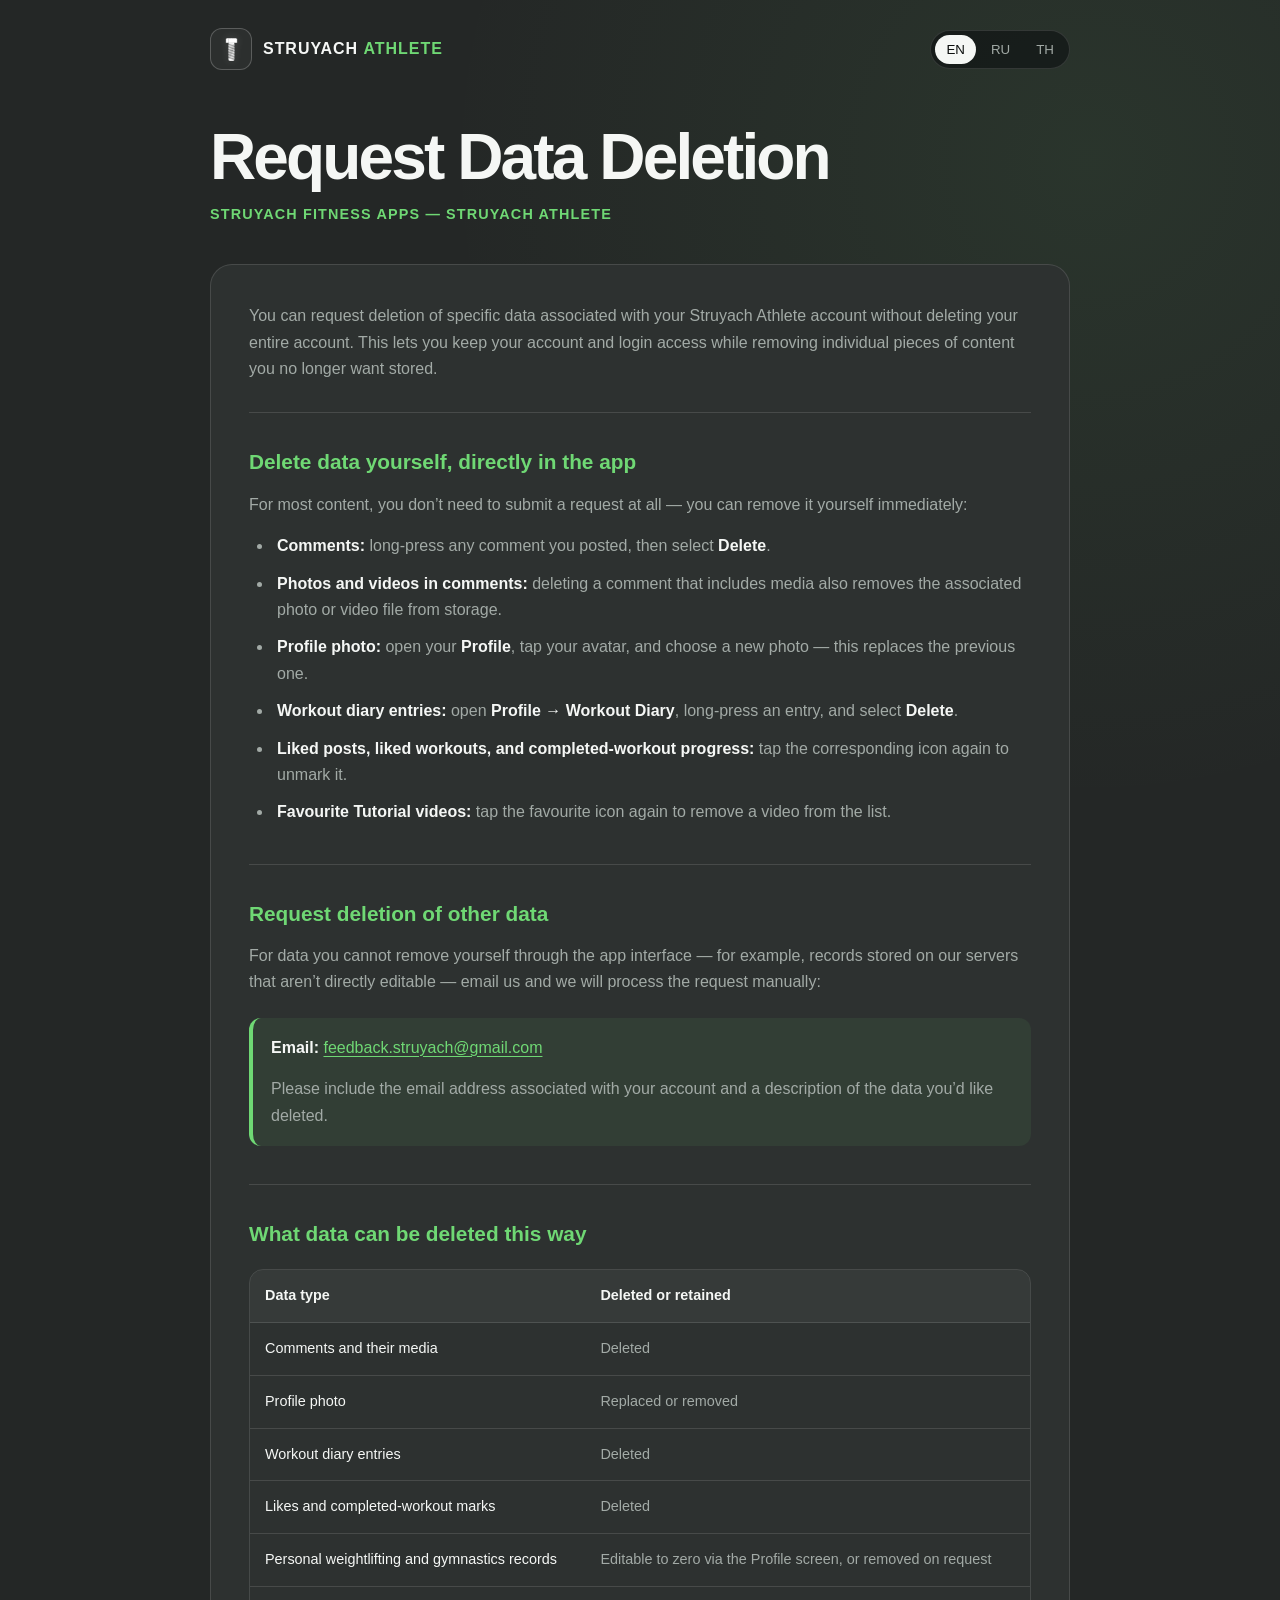
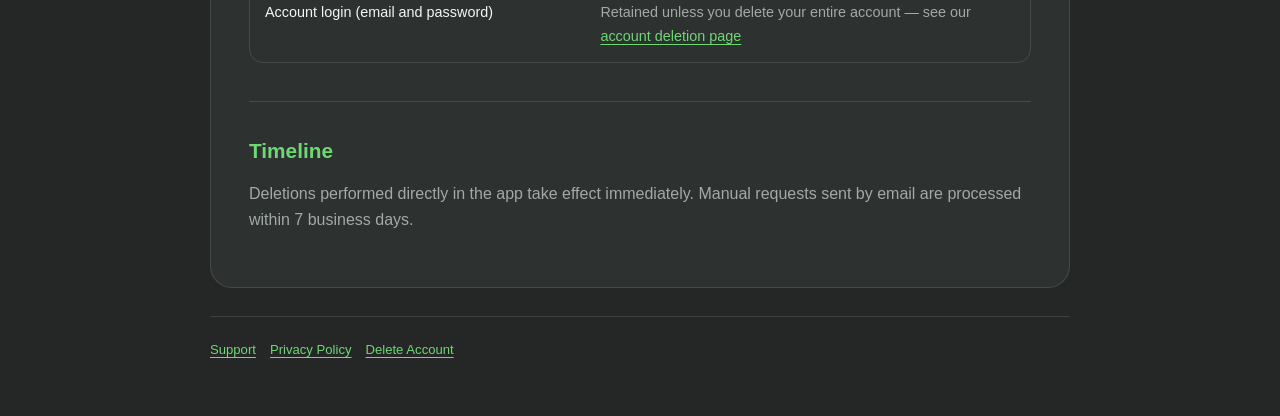
<file: delete-data.html>
<!DOCTYPE html>
<html lang="en">
<head>
<meta charset="utf-8">
<meta name="viewport" content="width=device-width, initial-scale=1">
<meta name="color-scheme" content="dark">
<link rel="icon" href="favicon.ico" sizes="any">
<link rel="icon" type="image/png" sizes="32x32" href="favicon-32.png">
<link rel="apple-touch-icon" href="apple-touch-icon.png">
<title>Struyach Athlete — Data Deletion</title>
<style>
:root{--bg:#242726;--surface:#2d3130;--text:#f5f7f5;--muted:#a2aaa6;--green:#6fd874;--line:rgba(255,255,255,.12)}
*{box-sizing:border-box}body{margin:0;min-height:100vh;background:radial-gradient(circle at 85% 8%,rgba(111,216,116,.08),transparent 30%),var(--bg);color:var(--text);font-family:-apple-system,BlinkMacSystemFont,"Segoe UI","Noto Sans Thai",Helvetica,Arial,sans-serif;line-height:1.65}
.page{width:min(860px,calc(100% - 36px));margin:0 auto;padding:28px 0 56px}header{display:flex;align-items:center;justify-content:space-between;gap:20px;margin-bottom:54px}
.brand{display:flex;align-items:center;gap:11px;font-weight:800;letter-spacing:.06em;text-transform:uppercase}.brand-mark{display:grid;place-items:center;width:42px;height:42px;border:1px solid rgba(255,255,255,.22);border-radius:12px;background:rgba(255,255,255,.04)}.brand-mark img{width:31px;height:31px;object-fit:contain;filter:brightness(0) invert(1) drop-shadow(0 0 4px rgba(255,255,255,.16))}.brand b{color:var(--green)}
.language{display:flex;gap:4px;padding:4px;border:1px solid var(--line);border-radius:999px;background:rgba(17,21,21,.72)}.language button{border:0;background:transparent;color:var(--muted);font:700 12px inherit;padding:7px 11px;border-radius:999px;cursor:pointer}.language button.active{background:var(--text);color:#0b0e0d}
.content{display:none}.content.active{display:block}h1{margin:0 0 12px;font-size:clamp(2.2rem,7vw,4rem);line-height:1.04;letter-spacing:-.045em}.subtitle{margin:0 0 38px;color:var(--green);font-size:.9rem;font-weight:700;letter-spacing:.08em;text-transform:uppercase}
.card{padding:clamp(22px,5vw,38px);border:1px solid var(--line);border-radius:22px;background:var(--surface)}h2{margin:38px 0 12px;padding-top:32px;border-top:1px solid var(--line);color:var(--green);font-size:1.3rem}h2:first-of-type{margin-top:30px}p{margin:0 0 15px;color:var(--muted)}ul{margin:12px 0 20px;padding-left:24px;color:var(--muted)}li{margin:11px 0;padding-left:4px}strong{color:var(--text)}a{color:var(--green);text-underline-offset:3px}
.notice{margin:22px 0;padding:17px 18px;border-radius:12px;background:rgba(111,216,116,.07);border-left:4px solid var(--green)}.notice p:last-child{margin-bottom:0}.table-wrap{overflow-x:auto;margin:18px 0;border:1px solid var(--line);border-radius:14px}table{width:100%;border-collapse:collapse;min-width:570px}th,td{text-align:left;vertical-align:top;padding:14px 15px;border-bottom:1px solid var(--line);font-size:.9rem;color:var(--muted)}th{background:rgba(255,255,255,.045);color:var(--text)}tr:last-child td{border-bottom:0}td:first-child{color:var(--text);width:43%}
footer{margin-top:28px;padding-top:22px;border-top:1px solid var(--line);font-size:.82rem}footer a{margin-right:14px}
@media(max-width:560px){.page{padding-top:18px}header{align-items:flex-start;margin-bottom:40px}.brand{font-size:.78rem;gap:8px}.brand-mark{width:36px;height:36px;border-radius:10px}.brand-mark img{width:27px;height:27px}.language button{padding:6px 8px}.card{padding:22px 19px}}
</style>
</head>
<body>
<main class="page">
<header>
<div class="brand"><span class="brand-mark" aria-hidden="true"><img src="[data-uri]" alt=""></span><span>Struyach <b>Athlete</b></span></div>
<nav class="language" aria-label="Language"><button type="button" data-lang="en">EN</button><button type="button" data-lang="ru">RU</button><button type="button" data-lang="th">TH</button></nav>
</header>

<section class="content" data-content="en">
<h1>Request Data Deletion</h1><p class="subtitle">Struyach Fitness Apps — Struyach Athlete</p>
<div class="card">
<p>You can request deletion of specific data associated with your Struyach Athlete account without deleting your entire account. This lets you keep your account and login access while removing individual pieces of content you no longer want stored.</p>
<h2>Delete data yourself, directly in the app</h2><p>For most content, you don’t need to submit a request at all — you can remove it yourself immediately:</p>
<ul>
<li><strong>Comments:</strong> long-press any comment you posted, then select <strong>Delete</strong>.</li>
<li><strong>Photos and videos in comments:</strong> deleting a comment that includes media also removes the associated photo or video file from storage.</li>
<li><strong>Profile photo:</strong> open your <strong>Profile</strong>, tap your avatar, and choose a new photo — this replaces the previous one.</li>
<li><strong>Workout diary entries:</strong> open <strong>Profile → Workout Diary</strong>, long-press an entry, and select <strong>Delete</strong>.</li>
<li><strong>Liked posts, liked workouts, and completed-workout progress:</strong> tap the corresponding icon again to unmark it.</li><li><strong>Favourite Tutorial videos:</strong> tap the favourite icon again to remove a video from the list.</li>
</ul>
<h2>Request deletion of other data</h2><p>For data you cannot remove yourself through the app interface — for example, records stored on our servers that aren’t directly editable — email us and we will process the request manually:</p>
<div class="notice"><p><strong>Email:</strong> <a href="mailto:feedback.struyach@gmail.com">feedback.struyach@gmail.com</a></p><p>Please include the email address associated with your account and a description of the data you’d like deleted.</p></div>
<h2>What data can be deleted this way</h2>
<div class="table-wrap"><table><thead><tr><th>Data type</th><th>Deleted or retained</th></tr></thead><tbody>
<tr><td>Comments and their media</td><td>Deleted</td></tr>
<tr><td>Profile photo</td><td>Replaced or removed</td></tr>
<tr><td>Workout diary entries</td><td>Deleted</td></tr>
<tr><td>Likes and completed-workout marks</td><td>Deleted</td></tr>
<tr><td>Personal weightlifting and gymnastics records</td><td>Editable to zero via the Profile screen, or removed on request</td></tr>
<tr><td>Account login (email and password)</td><td>Retained unless you delete your entire account — see our <a href="delete-account.html">account deletion page</a></td></tr>
</tbody></table></div>
<h2>Timeline</h2><p>Deletions performed directly in the app take effect immediately. Manual requests sent by email are processed within 7 business days.</p>
</div></section>

<section class="content" data-content="ru">
<h1>Запрос на удаление данных</h1><p class="subtitle">Struyach Fitness Apps — Struyach Athlete</p>
<div class="card">
<p>Ты можешь запросить удаление отдельных данных, связанных с аккаунтом Struyach Athlete, не удаляя весь аккаунт. Так ты сохранишь аккаунт и возможность входа, но удалишь отдельные материалы, которые больше не хочешь хранить.</p>
<h2>Самостоятельное удаление данных в приложении</h2><p>Для удаления большинства материалов отправлять запрос не нужно — их можно удалить самостоятельно и сразу:</p>
<ul>
<li><strong>Комментарии:</strong> нажми и удерживай любой свой комментарий, затем выбери <strong>«Удалить»</strong>.</li>
<li><strong>Фотографии и видео в комментариях:</strong> при удалении комментария с медиафайлом связанная фотография или видеозапись также удаляется из хранилища.</li>
<li><strong>Фотография профиля:</strong> открой <strong>«Профиль»</strong>, нажми на аватар и выбери новую фотографию — она заменит предыдущую.</li>
<li><strong>Записи в дневнике тренировок:</strong> открой <strong>«Профиль → Дневник тренировок»</strong>, нажми и удерживай запись, затем выбери <strong>«Удалить»</strong>.</li>
<li><strong>Понравившиеся публикации, тренировки и отметки о выполнении:</strong> повторно нажми соответствующий значок, чтобы снять отметку.</li><li><strong>Избранные видео в «Обучении»:</strong> повторно нажми значок избранного, чтобы убрать видео из списка.</li>
</ul>
<h2>Запрос на удаление других данных</h2><p>Если данные нельзя удалить самостоятельно через интерфейс приложения — например, если это записи на наших серверах, недоступные для прямого редактирования, — напиши нам, и мы обработаем запрос вручную:</p>
<div class="notice"><p><strong>Email:</strong> <a href="mailto:feedback.struyach@gmail.com">feedback.struyach@gmail.com</a></p><p>Укажи email, связанный с аккаунтом, и опиши данные, которые необходимо удалить.</p></div>
<h2>Какие данные можно удалить этим способом</h2>
<div class="table-wrap"><table><thead><tr><th>Тип данных</th><th>Удаление или сохранение</th></tr></thead><tbody>
<tr><td>Комментарии и прикреплённые медиафайлы</td><td>Удаляются</td></tr>
<tr><td>Фотография профиля</td><td>Заменяется или удаляется</td></tr>
<tr><td>Записи в дневнике тренировок</td><td>Удаляются</td></tr>
<tr><td>Лайки и отметки о выполненных тренировках</td><td>Удаляются</td></tr>
<tr><td>Личные рекорды в тяжёлой атлетике и гимнастике</td><td>Можно обнулить на экране профиля или удалить по запросу</td></tr>
<tr><td>Данные для входа в аккаунт: email и пароль</td><td>Сохраняются, пока не будет удалён весь аккаунт — смотри <a href="delete-account.html">страницу удаления аккаунта</a></td></tr>
</tbody></table></div>
<h2>Срок удаления</h2><p>Данные, удалённые самостоятельно в приложении, исчезают сразу. Запросы, отправленные по email, обрабатываются в течение 7 рабочих дней.</p>
</div></section>

<section class="content" data-content="th">
<h1>คำขอลบข้อมูล</h1><p class="subtitle">Struyach Fitness Apps — Struyach Athlete</p>
<div class="card">
<p>คุณสามารถขอลบข้อมูลบางรายการที่เชื่อมโยงกับบัญชี Struyach Athlete โดยไม่ต้องลบบัญชีทั้งหมด วิธีนี้ช่วยให้คุณยังคงใช้บัญชีและเข้าสู่ระบบได้ พร้อมลบเฉพาะเนื้อหาที่คุณไม่ต้องการให้จัดเก็บอีกต่อไป</p>
<h2>ลบข้อมูลด้วยตนเองภายในแอป</h2><p>สำหรับเนื้อหาส่วนใหญ่ คุณไม่จำเป็นต้องส่งคำขอ และสามารถลบได้ทันทีด้วยตนเอง:</p>
<ul>
<li><strong>ความคิดเห็น:</strong> กดความคิดเห็นที่คุณโพสต์ค้างไว้ แล้วเลือก <strong>“ลบ”</strong></li>
<li><strong>รูปภาพและวิดีโอในความคิดเห็น:</strong> เมื่อลบความคิดเห็นที่มีสื่อ ไฟล์รูปภาพหรือวิดีโอที่เกี่ยวข้องจะถูกลบออกจากพื้นที่จัดเก็บด้วย</li>
<li><strong>รูปโปรไฟล์:</strong> เปิด <strong>“โปรไฟล์”</strong> แตะรูปโปรไฟล์ แล้วเลือกรูปใหม่ ซึ่งจะแทนที่รูปเดิม</li>
<li><strong>บันทึกไดอารี่การฝึก:</strong> เปิด <strong>“โปรไฟล์ → ไดอารี่การฝึก”</strong> กดรายการค้างไว้ แล้วเลือก <strong>“ลบ”</strong></li>
<li><strong>โพสต์และการฝึกที่กดถูกใจ รวมถึงเครื่องหมายการฝึกที่เสร็จสิ้น:</strong> แตะไอคอนที่เกี่ยวข้องอีกครั้งเพื่อยกเลิกเครื่องหมาย</li><li><strong>วิดีโอโปรดในส่วนบทเรียน:</strong> แตะไอคอนรายการโปรดอีกครั้งเพื่อลบวิดีโอออกจากรายการ</li>
</ul>
<h2>ขอลบข้อมูลประเภทอื่น</h2><p>สำหรับข้อมูลที่คุณไม่สามารถลบเองผ่านหน้าจอแอปได้ เช่น ข้อมูลบนเซิร์ฟเวอร์ที่แก้ไขโดยตรงไม่ได้ กรุณาส่งอีเมลถึงเรา แล้วเราจะดำเนินการให้ด้วยตนเอง:</p>
<div class="notice"><p><strong>อีเมล:</strong> <a href="mailto:feedback.struyach@gmail.com">feedback.struyach@gmail.com</a></p><p>โปรดระบุอีเมลที่เชื่อมโยงกับบัญชีของคุณ และอธิบายข้อมูลที่ต้องการให้ลบ</p></div>
<h2>ข้อมูลที่สามารถลบด้วยวิธีนี้</h2>
<div class="table-wrap"><table><thead><tr><th>ประเภทข้อมูล</th><th>ลบหรือเก็บไว้</th></tr></thead><tbody>
<tr><td>ความคิดเห็นและสื่อที่แนบมา</td><td>ลบ</td></tr>
<tr><td>รูปโปรไฟล์</td><td>เปลี่ยนหรือลบ</td></tr>
<tr><td>บันทึกไดอารี่การฝึก</td><td>ลบ</td></tr>
<tr><td>การกดถูกใจและเครื่องหมายการฝึกที่เสร็จสิ้น</td><td>ลบ</td></tr>
<tr><td>สถิติส่วนตัวในการยกน้ำหนักและยิมนาสติก</td><td>แก้ไขเป็นศูนย์ได้ในหน้าโปรไฟล์ หรือลบตามคำขอ</td></tr>
<tr><td>ข้อมูลเข้าสู่ระบบบัญชี ได้แก่ อีเมลและรหัสผ่าน</td><td>เก็บไว้ เว้นแต่คุณจะลบบัญชีทั้งหมด — ดู <a href="delete-account.html">หน้าการลบบัญชี</a></td></tr>
</tbody></table></div>
<h2>ระยะเวลาในการดำเนินการ</h2><p>ข้อมูลที่ลบโดยตรงในแอปจะถูกลบทันที ส่วนคำขอที่ส่งทางอีเมลจะได้รับการดำเนินการภายใน 7 วันทำการ</p>
</div></section>

<footer><a href="support.html">Support</a><a href="privacy.html">Privacy Policy</a><a href="delete-account.html">Delete Account</a></footer>
</main>
<script>
const supported=["en","ru","th"];const browserLanguage=(navigator.language||"en").slice(0,2).toLowerCase();
function setLanguage(language){const lang=supported.includes(language)?language:"en";document.documentElement.lang=lang;document.querySelectorAll("[data-lang]").forEach(button=>{const active=button.dataset.lang===lang;button.classList.toggle("active",active);button.setAttribute("aria-pressed",String(active))});document.querySelectorAll("[data-content]").forEach(section=>section.classList.toggle("active",section.dataset.content===lang));localStorage.setItem("struyach-delete-data-language",lang)}
document.querySelectorAll("[data-lang]").forEach(button=>button.addEventListener("click",()=>setLanguage(button.dataset.lang)));setLanguage(localStorage.getItem("struyach-delete-data-language")||browserLanguage);
</script>
</body>
</html>
</file>
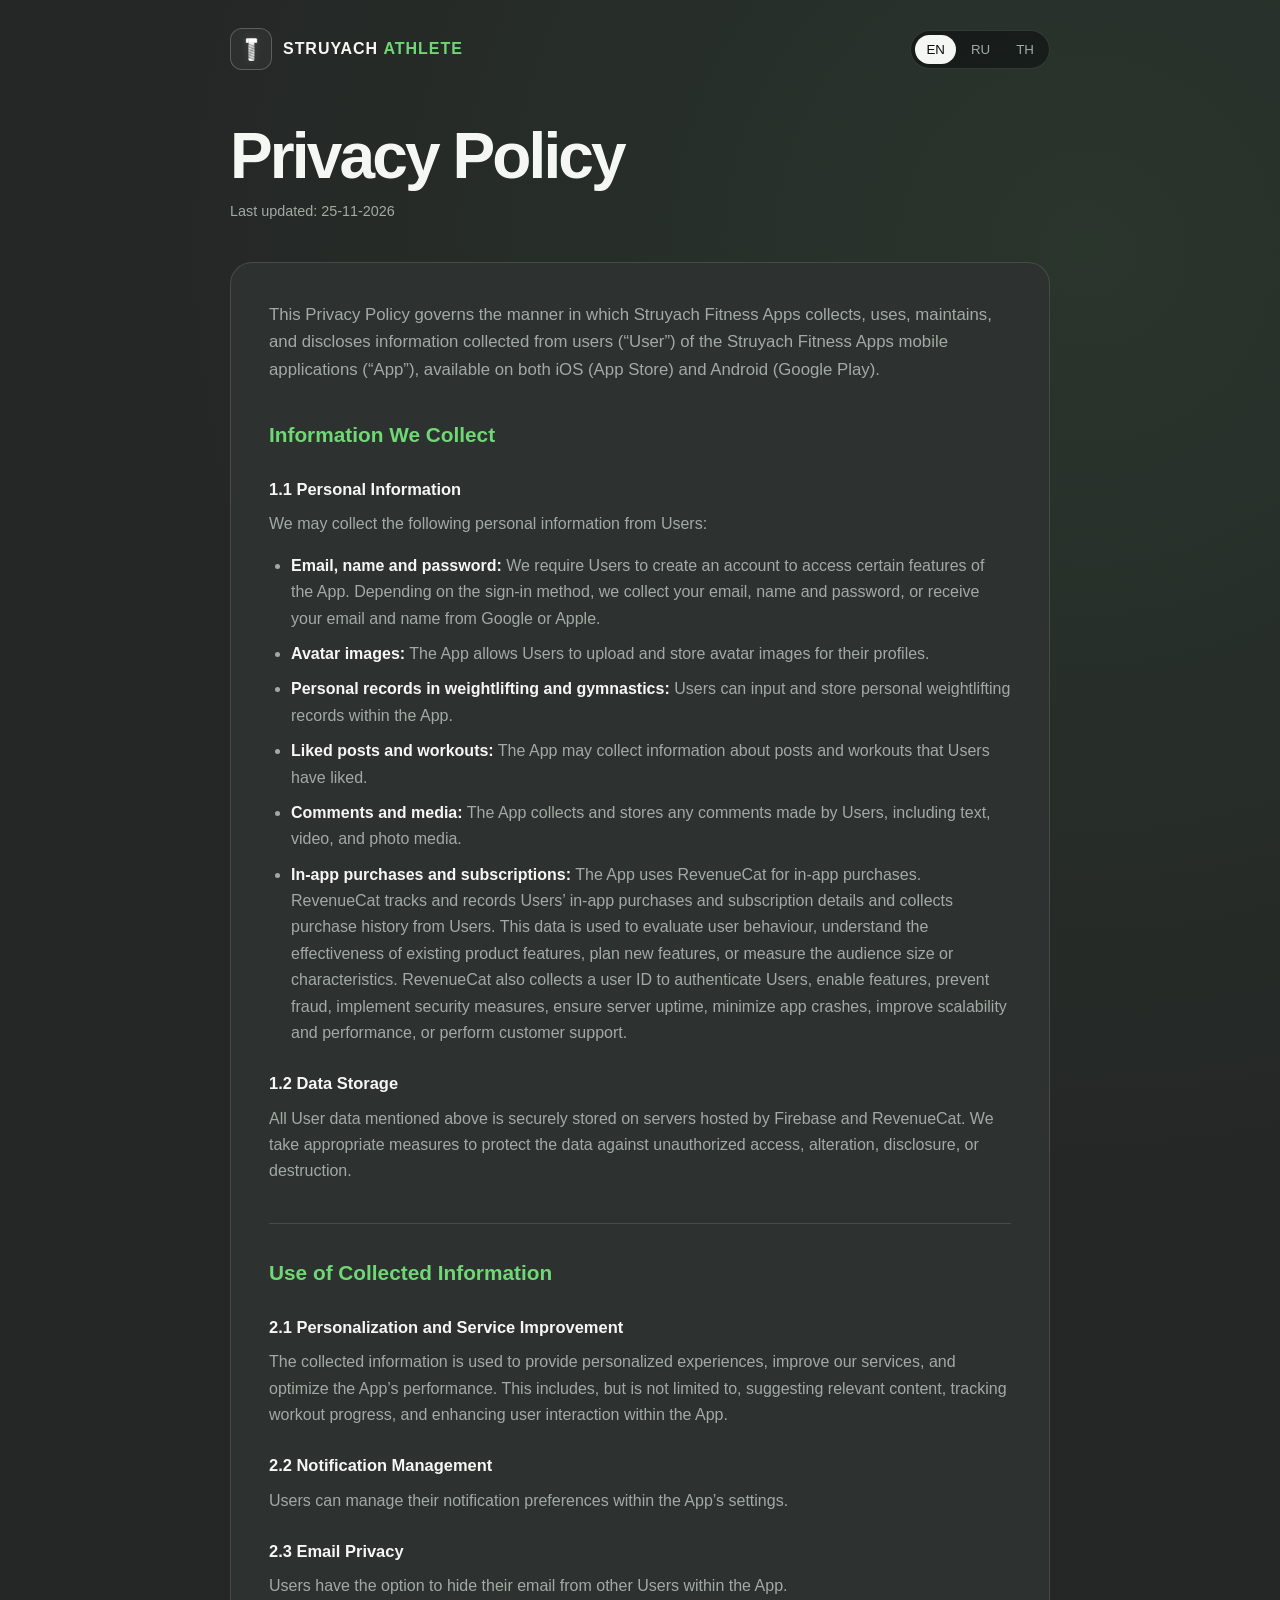
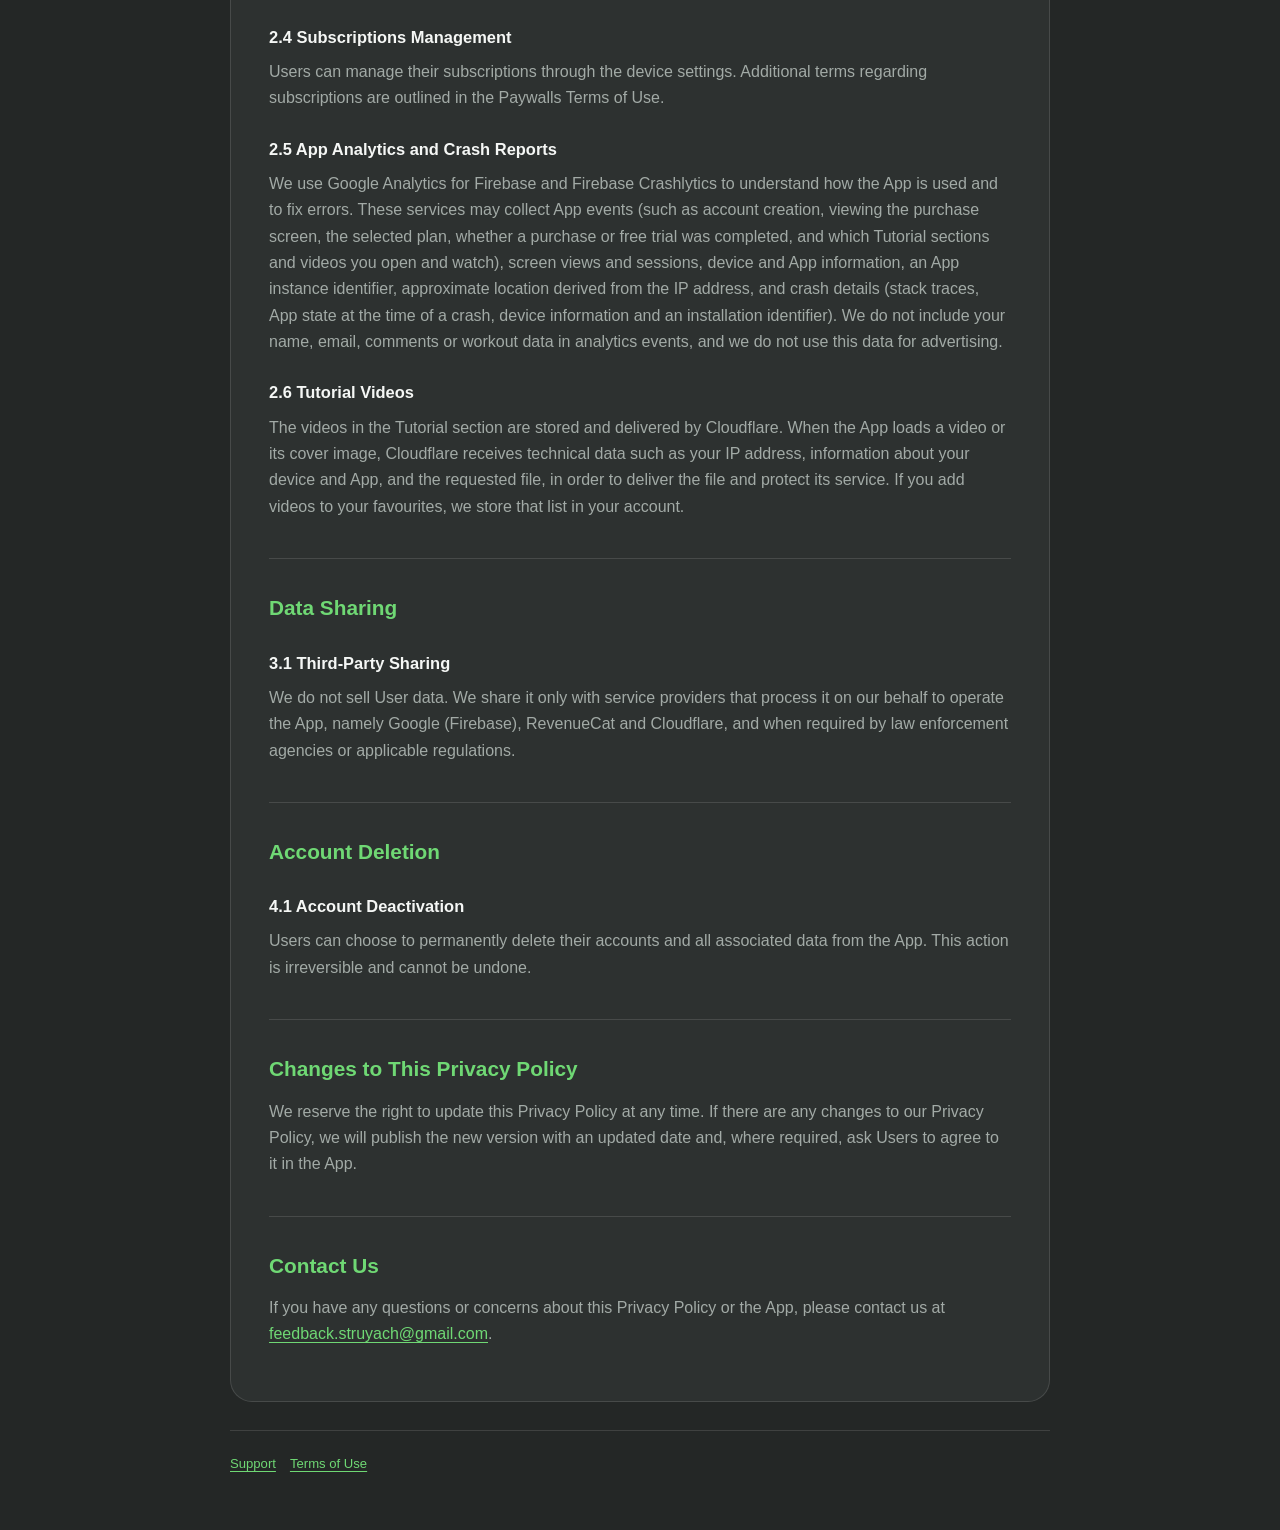
<file: privacy.html>
<!DOCTYPE html>
<html lang="en">
<head>
<meta charset="utf-8">
<meta name="viewport" content="width=device-width, initial-scale=1">
<meta name="color-scheme" content="dark">
<link rel="icon" href="favicon.ico" sizes="any">
<link rel="icon" type="image/png" sizes="32x32" href="favicon-32.png">
<link rel="apple-touch-icon" href="apple-touch-icon.png">
<title>Struyach Athlete — Privacy Policy</title>
<style>
:root{--bg:#242726;--surface:#2d3130;--text:#f5f7f5;--muted:#a2aaa6;--green:#6fd874;--line:rgba(255,255,255,.12)}
*{box-sizing:border-box}body{margin:0;min-height:100vh;background:radial-gradient(circle at 85% 8%,rgba(111,216,116,.08),transparent 30%),var(--bg);color:var(--text);font-family:-apple-system,BlinkMacSystemFont,"Segoe UI","Noto Sans Thai",Helvetica,Arial,sans-serif;line-height:1.65}
.page{width:min(820px,calc(100% - 36px));margin:0 auto;padding:28px 0 56px}header{display:flex;align-items:center;justify-content:space-between;gap:20px;margin-bottom:54px}
.brand{display:flex;align-items:center;gap:11px;font-weight:800;letter-spacing:.06em;text-transform:uppercase}.brand-mark{display:grid;place-items:center;width:42px;height:42px;border:1px solid rgba(255,255,255,.22);border-radius:12px;background:rgba(255,255,255,.04)}.brand-mark img{width:31px;height:31px;object-fit:contain;filter:brightness(0) invert(1) drop-shadow(0 0 4px rgba(255,255,255,.16))}.brand b{color:var(--green)}
.language{display:flex;gap:4px;padding:4px;border:1px solid var(--line);border-radius:999px;background:rgba(17,21,21,.72)}.language button{border:0;background:transparent;color:var(--muted);font:700 12px inherit;padding:7px 11px;border-radius:999px;cursor:pointer}.language button.active{background:var(--text);color:#0b0e0d}
.content{display:none}.content.active{display:block}h1{margin:0 0 12px;font-size:clamp(2.2rem,8vw,4rem);line-height:1;letter-spacing:-.045em}.updated{margin:0 0 38px;color:var(--muted);font-size:.9rem}.intro{font-size:1.05rem;color:var(--muted);margin-bottom:34px}
.card{padding:clamp(22px,5vw,38px);border:1px solid var(--line);border-radius:22px;background:var(--surface)}h2{margin:38px 0 12px;padding-top:32px;border-top:1px solid var(--line);color:var(--green);font-size:1.3rem}h2:first-of-type{margin-top:0;padding-top:0;border-top:0}h3{margin:24px 0 8px;font-size:1.03rem}p{margin:0 0 15px;color:var(--muted)}ul{margin:10px 0 20px;padding-left:22px;color:var(--muted)}li{margin:9px 0}strong{color:var(--text)}a{color:var(--green);text-underline-offset:3px}footer{margin-top:28px;padding-top:22px;border-top:1px solid var(--line);font-size:.82rem}footer a{margin-right:14px}
@media(max-width:560px){.page{padding-top:18px}header{align-items:flex-start;margin-bottom:40px}.brand{font-size:.78rem;gap:8px}.brand-mark{width:36px;height:36px;border-radius:10px}.brand-mark img{width:27px;height:27px}.language button{padding:6px 8px}.card{padding:22px 19px}}
</style>
</head>
<body>
<main class="page">
<header>
  <div class="brand"><span class="brand-mark" aria-hidden="true"><img src="[data-uri]" alt=""></span><span>Struyach <b>Athlete</b></span></div>
  <nav class="language" aria-label="Language"><button type="button" data-lang="en">EN</button><button type="button" data-lang="ru">RU</button><button type="button" data-lang="th">TH</button></nav>
</header>

<section class="content" data-content="en">
<h1>Privacy Policy</h1><p class="updated">Last updated: 25-11-2026</p>
<div class="card">
<p class="intro">This Privacy Policy governs the manner in which Struyach Fitness Apps collects, uses, maintains, and discloses information collected from users (“User”) of the Struyach Fitness Apps mobile applications (“App”), available on both iOS (App Store) and Android (Google Play).</p>
<h2>Information We Collect</h2>
<h3>1.1 Personal Information</h3><p>We may collect the following personal information from Users:</p>
<ul>
<li><strong>Email, name and password:</strong> We require Users to create an account to access certain features of the App. Depending on the sign-in method, we collect your email, name and password, or receive your email and name from Google or Apple.</li>
<li><strong>Avatar images:</strong> The App allows Users to upload and store avatar images for their profiles.</li>
<li><strong>Personal records in weightlifting and gymnastics:</strong> Users can input and store personal weightlifting records within the App.</li>
<li><strong>Liked posts and workouts:</strong> The App may collect information about posts and workouts that Users have liked.</li>
<li><strong>Comments and media:</strong> The App collects and stores any comments made by Users, including text, video, and photo media.</li>
<li><strong>In-app purchases and subscriptions:</strong> The App uses RevenueCat for in-app purchases. RevenueCat tracks and records Users’ in-app purchases and subscription details and collects purchase history from Users. This data is used to evaluate user behaviour, understand the effectiveness of existing product features, plan new features, or measure the audience size or characteristics. RevenueCat also collects a user ID to authenticate Users, enable features, prevent fraud, implement security measures, ensure server uptime, minimize app crashes, improve scalability and performance, or perform customer support.</li>
</ul>
<h3>1.2 Data Storage</h3><p>All User data mentioned above is securely stored on servers hosted by Firebase and RevenueCat. We take appropriate measures to protect the data against unauthorized access, alteration, disclosure, or destruction.</p>
<h2>Use of Collected Information</h2>
<h3>2.1 Personalization and Service Improvement</h3><p>The collected information is used to provide personalized experiences, improve our services, and optimize the App’s performance. This includes, but is not limited to, suggesting relevant content, tracking workout progress, and enhancing user interaction within the App.</p>
<h3>2.2 Notification Management</h3><p>Users can manage their notification preferences within the App’s settings.</p>
<h3>2.3 Email Privacy</h3><p>Users have the option to hide their email from other Users within the App.</p>
<h3>2.4 Subscriptions Management</h3><p>Users can manage their subscriptions through the device settings. Additional terms regarding subscriptions are outlined in the Paywalls Terms of Use.</p>
<h3>2.5 App Analytics and Crash Reports</h3><p>We use Google Analytics for Firebase and Firebase Crashlytics to understand how the App is used and to fix errors. These services may collect App events (such as account creation, viewing the purchase screen, the selected plan, whether a purchase or free trial was completed, and which Tutorial sections and videos you open and watch), screen views and sessions, device and App information, an App instance identifier, approximate location derived from the IP address, and crash details (stack traces, App state at the time of a crash, device information and an installation identifier). We do not include your name, email, comments or workout data in analytics events, and we do not use this data for advertising.</p><h3>2.6 Tutorial Videos</h3><p>The videos in the Tutorial section are stored and delivered by Cloudflare. When the App loads a video or its cover image, Cloudflare receives technical data such as your IP address, information about your device and App, and the requested file, in order to deliver the file and protect its service. If you add videos to your favourites, we store that list in your account.</p>
<h2>Data Sharing</h2>
<h3>3.1 Third-Party Sharing</h3><p>We do not sell User data. We share it only with service providers that process it on our behalf to operate the App, namely Google (Firebase), RevenueCat and Cloudflare, and when required by law enforcement agencies or applicable regulations.</p>
<h2>Account Deletion</h2>
<h3>4.1 Account Deactivation</h3><p>Users can choose to permanently delete their accounts and all associated data from the App. This action is irreversible and cannot be undone.</p>
<h2>Changes to This Privacy Policy</h2><p>We reserve the right to update this Privacy Policy at any time. If there are any changes to our Privacy Policy, we will publish the new version with an updated date and, where required, ask Users to agree to it in the App.</p>
<h2>Contact Us</h2><p>If you have any questions or concerns about this Privacy Policy or the App, please contact us at <a href="mailto:feedback.struyach@gmail.com">feedback.struyach@gmail.com</a>.</p>
</div></section>

<section class="content" data-content="ru">
<h1>Политика конфиденциальности</h1><p class="updated">Последнее обновление: 25.11.2026</p>
<div class="card">
<p class="intro">Настоящая Политика конфиденциальности определяет порядок сбора, использования, хранения и раскрытия информации, полученной от пользователей («Пользователь») мобильных приложений Struyach Fitness Apps («Приложение»), доступных как на iOS (App Store), так и на Android (Google Play).</p>
<h2>Информация, которую мы собираем</h2>
<h3>1.1 Личные данные</h3><p>Мы можем собирать следующую личную информацию от Пользователей:</p>
<ul>
<li><strong>Email, имя и пароль:</strong> для доступа к некоторым функциям Приложения Пользователю необходимо создать аккаунт. В зависимости от способа входа мы собираем email, имя и пароль или получаем email и имя от Google или Apple.</li>
<li><strong>Изображения аватара:</strong> Приложение позволяет Пользователям загружать и хранить изображения аватара для своего профиля.</li>
<li><strong>Личные рекорды в тяжёлой атлетике и гимнастике:</strong> Пользователи могут вводить и сохранять свои личные рекорды в Приложении.</li>
<li><strong>Понравившиеся посты и тренировки:</strong> Приложение может собирать информацию о постах и тренировках, которые понравились Пользователям.</li>
<li><strong>Комментарии и медиафайлы:</strong> Приложение собирает и хранит комментарии Пользователей, включая текст, видео и фотоматериалы.</li>
<li><strong>Покупки и подписки в приложении:</strong> Приложение использует RevenueCat для обработки покупок внутри приложения. RevenueCat отслеживает и записывает данные о покупках и подписках Пользователей, а также собирает историю покупок. Эти данные используются для оценки поведения пользователей, понимания эффективности существующих функций продукта, планирования новых функций или измерения размера и характеристик аудитории. RevenueCat также собирает идентификатор пользователя для аутентификации, включения функций, предотвращения мошенничества, реализации мер безопасности, обеспечения бесперебойной работы серверов, минимизации сбоев приложения, повышения масштабируемости и производительности, а также для поддержки клиентов.</li>
</ul>
<h3>1.2 Хранение данных</h3><p>Все указанные выше данные Пользователей надёжно хранятся на серверах Firebase и RevenueCat. Мы принимаем соответствующие меры для защиты данных от несанкционированного доступа, изменения, раскрытия или уничтожения.</p>
<h2>Использование собранной информации</h2>
<h3>2.1 Персонализация и улучшение сервиса</h3><p>Собранная информация используется для предоставления персонализированного опыта, улучшения наших сервисов и оптимизации работы Приложения. Это включает, помимо прочего, предложение релевантного контента, отслеживание прогресса тренировок и улучшение взаимодействия пользователей внутри Приложения.</p>
<h3>2.2 Управление уведомлениями</h3><p>Пользователи могут управлять настройками уведомлений в настройках Приложения.</p>
<h3>2.3 Конфиденциальность email</h3><p>Пользователи могут скрыть свой email от других пользователей внутри Приложения.</p>
<h3>2.4 Управление подпиской</h3><p>Пользователи могут управлять своими подписками через настройки устройства. Дополнительные условия, касающиеся подписок, изложены в Условиях использования платных функций (Paywalls Terms of Use).</p>
<h3>2.5 Аналитика приложения и отчёты о сбоях</h3><p>Мы используем Google Analytics для Firebase и Firebase Crashlytics, чтобы понимать, как используется Приложение, и исправлять ошибки. Эти сервисы могут собирать события в Приложении (например, создание аккаунта, просмотр экрана покупки, выбранный план, факт оформления покупки или пробного периода, а также какие разделы и видео в «Обучении» открываются и просматриваются), просмотры экранов и сессии, сведения об устройстве и Приложении, идентификатор экземпляра Приложения, примерное местоположение, определяемое по IP-адресу, а также сведения о сбоях (трассировки стека, состояние Приложения в момент сбоя, сведения об устройстве и идентификатор установки). Мы не добавляем в события аналитики ваше имя, email, комментарии и данные о тренировках и не используем эти данные для рекламы.</p><h3>2.6 Видео в разделе «Обучение»</h3><p>Видео в разделе «Обучение» хранятся и доставляются сервисом Cloudflare. Когда Приложение загружает видео или его обложку, Cloudflare получает технические данные, такие как ваш IP-адрес, сведения об устройстве и Приложении и запрошенный файл, чтобы передать файл и защищать свой сервис. Если вы добавляете видео в избранное, мы сохраняем этот список в вашем аккаунте.</p>
<h2>Передача данных</h2>
<h3>3.1 Передача третьим лицам</h3><p>Мы не продаём данные Пользователей. Мы передаём их только поставщикам услуг, которые обрабатывают их от нашего имени для работы Приложения, а именно Google (Firebase), RevenueCat и Cloudflare, а также по требованию правоохранительных органов или в соответствии с применимыми нормами.</p>
<h2>Удаление аккаунта</h2>
<h3>4.1 Деактивация аккаунта</h3><p>Пользователи могут безвозвратно удалить свой аккаунт и все связанные с ним данные из Приложения. Это действие необратимо и не может быть отменено.</p>
<h2>Изменения в настоящей Политике конфиденциальности</h2><p>Мы оставляем за собой право обновлять настоящую Политику конфиденциальности в любое время. При внесении изменений мы опубликуем новую версию с обновлённой датой и, если это требуется, попросим Пользователей согласиться с ней в Приложении.</p>
<h2>Свяжитесь с нами</h2><p>Если у вас есть вопросы или замечания по поводу настоящей Политики конфиденциальности или Приложения, пожалуйста, свяжитесь с нами по адресу <a href="mailto:feedback.struyach@gmail.com">feedback.struyach@gmail.com</a>.</p>
</div></section>

<section class="content" data-content="th">
<h1>นโยบายความเป็นส่วนตัว</h1><p class="updated">อัปเดตล่าสุด: 25-11-2026</p>
<div class="card">
<p class="intro">นโยบายความเป็นส่วนตัวฉบับนี้กำหนดวิธีที่ Struyach Fitness Apps เก็บรวบรวม ใช้ จัดเก็บ และเปิดเผยข้อมูลที่ได้รับจากผู้ใช้ (“ผู้ใช้”) ของแอปพลิเคชันมือถือ Struyach Fitness Apps (“แอป”) ซึ่งใช้งานได้ทั้งบน iOS (App Store) และ Android (Google Play)</p>
<h2>ข้อมูลที่เราเก็บรวบรวม</h2>
<h3>1.1 ข้อมูลส่วนบุคคล</h3><p>เราอาจเก็บรวบรวมข้อมูลส่วนบุคคลต่อไปนี้จากผู้ใช้:</p>
<ul>
<li><strong>อีเมล ชื่อ และรหัสผ่าน:</strong> เราต้องการให้ผู้ใช้สร้างบัญชีเพื่อเข้าถึงฟีเจอร์บางอย่างของแอป เราจะเก็บอีเมล ชื่อ และรหัสผ่านของคุณ หรือได้รับอีเมลและชื่อจาก Google หรือ Apple ทั้งนี้ขึ้นอยู่กับวิธีการเข้าสู่ระบบ</li>
<li><strong>รูปโปรไฟล์:</strong> แอปอนุญาตให้ผู้ใช้อัปโหลดและจัดเก็บรูปโปรไฟล์</li>
<li><strong>สถิติส่วนตัวในการยกน้ำหนักและยิมนาสติก:</strong> ผู้ใช้สามารถกรอกและจัดเก็บสถิติส่วนตัวในแอปได้</li>
<li><strong>โพสต์และการฝึกที่กดถูกใจ:</strong> แอปอาจเก็บข้อมูลเกี่ยวกับโพสต์และการฝึกที่ผู้ใช้กดถูกใจ</li>
<li><strong>ความคิดเห็นและสื่อ:</strong> แอปเก็บรวบรวมและจัดเก็บความคิดเห็นของผู้ใช้ รวมถึงข้อความ วิดีโอ และรูปภาพ</li>
<li><strong>การซื้อและการสมัครสมาชิกในแอป:</strong> แอปใช้ RevenueCat สำหรับการซื้อในแอป RevenueCat จะติดตามและบันทึกรายละเอียดการซื้อและการสมัครสมาชิกของผู้ใช้ รวมถึงเก็บประวัติการซื้อ ข้อมูลนี้ใช้เพื่อประเมินพฤติกรรมผู้ใช้ เข้าใจประสิทธิภาพของฟีเจอร์ที่มีอยู่ วางแผนฟีเจอร์ใหม่ หรือวัดขนาดและลักษณะของกลุ่มผู้ใช้ RevenueCat ยังเก็บรหัสผู้ใช้เพื่อยืนยันตัวตน เปิดใช้งานฟีเจอร์ ป้องกันการฉ้อโกง ดำเนินมาตรการความปลอดภัย รักษาความเสถียรของเซิร์ฟเวอร์ ลดการขัดข้องของแอป เพิ่มความสามารถในการรองรับผู้ใช้และประสิทธิภาพ หรือให้บริการสนับสนุนลูกค้า</li>
</ul>
<h3>1.2 การจัดเก็บข้อมูล</h3><p>ข้อมูลผู้ใช้ทั้งหมดที่กล่าวมาข้างต้นถูกจัดเก็บอย่างปลอดภัยบนเซิร์ฟเวอร์ของ Firebase และ RevenueCat เราใช้มาตรการที่เหมาะสมเพื่อปกป้องข้อมูลจากการเข้าถึง การเปลี่ยนแปลง การเปิดเผย หรือการทำลายโดยไม่ได้รับอนุญาต</p>
<h2>การใช้ข้อมูลที่เก็บรวบรวม</h2>
<h3>2.1 การปรับให้เหมาะกับผู้ใช้และการปรับปรุงบริการ</h3><p>ข้อมูลที่เก็บรวบรวมใช้เพื่อมอบประสบการณ์ที่เป็นส่วนตัว ปรับปรุงบริการของเรา และเพิ่มประสิทธิภาพการทำงานของแอป ซึ่งรวมถึงแต่ไม่จำกัดเพียงการแนะนำเนื้อหาที่เกี่ยวข้อง การติดตามความคืบหน้าการฝึก และการปรับปรุงการมีส่วนร่วมของผู้ใช้ภายในแอป</p>
<h3>2.2 การจัดการการแจ้งเตือน</h3><p>ผู้ใช้สามารถจัดการการตั้งค่าการแจ้งเตือนได้ในการตั้งค่าของแอป</p>
<h3>2.3 ความเป็นส่วนตัวของอีเมล</h3><p>ผู้ใช้สามารถเลือกซ่อนอีเมลของตนจากผู้ใช้คนอื่นภายในแอปได้</p>
<h3>2.4 การจัดการการสมัครสมาชิก</h3><p>ผู้ใช้สามารถจัดการการสมัครสมาชิกผ่านการตั้งค่าอุปกรณ์ได้ เงื่อนไขเพิ่มเติมเกี่ยวกับการสมัครสมาชิกระบุไว้ใน Paywalls Terms of Use</p>
<h3>2.5 การวิเคราะห์การใช้งานแอปและรายงานข้อขัดข้อง</h3><p>เราใช้ Google Analytics for Firebase และ Firebase Crashlytics เพื่อทำความเข้าใจวิธีการใช้งานแอปและแก้ไขข้อผิดพลาด บริการเหล่านี้อาจเก็บรวบรวมเหตุการณ์ภายในแอป (เช่น การสร้างบัญชี การดูหน้าซื้อ แผนที่เลือก การซื้อหรือการเริ่มทดลองใช้ฟรีสำเร็จหรือไม่ รวมถึงหมวดหมู่และวิดีโอในส่วนบทเรียนที่คุณเปิดดู) การดูหน้าจอและเซสชัน ข้อมูลอุปกรณ์และแอป ตัวระบุอินสแตนซ์ของแอป ตำแหน่งโดยประมาณจากที่อยู่ IP และรายละเอียดข้อขัดข้อง (สแตกเทรซ สถานะของแอปขณะเกิดข้อขัดข้อง ข้อมูลอุปกรณ์ และตัวระบุการติดตั้ง) เราไม่ใส่ชื่อ อีเมล ความคิดเห็น หรือข้อมูลการฝึกของคุณในเหตุการณ์การวิเคราะห์ และเราไม่ใช้ข้อมูลนี้เพื่อการโฆษณา</p><h3>2.6 วิดีโอในส่วนบทเรียน</h3><p>วิดีโอในส่วนบทเรียนจัดเก็บและส่งโดย Cloudflare เมื่อแอปโหลดวิดีโอหรือภาพปกของวิดีโอ Cloudflare จะได้รับข้อมูลทางเทคนิค เช่น ที่อยู่ IP ของคุณ ข้อมูลเกี่ยวกับอุปกรณ์และแอป และไฟล์ที่ร้องขอ เพื่อส่งไฟล์และปกป้องบริการของตน หากคุณเพิ่มวิดีโอในรายการโปรด เราจะจัดเก็บรายการนั้นไว้ในบัญชีของคุณ</p>
<h2>การแบ่งปันข้อมูล</h2>
<h3>3.1 การแบ่งปันกับบุคคลที่สาม</h3><p>เราไม่ขายข้อมูลผู้ใช้ เราแบ่งปันข้อมูลเฉพาะกับผู้ให้บริการที่ประมวลผลข้อมูลในนามของเราเพื่อให้แอปทำงานได้ ได้แก่ Google (Firebase), RevenueCat และ Cloudflare และเมื่อหน่วยงานบังคับใช้กฎหมายหรือกฎระเบียบที่เกี่ยวข้องกำหนด</p>
<h2>การลบบัญชี</h2>
<h3>4.1 การปิดใช้งานบัญชี</h3><p>ผู้ใช้สามารถเลือกลบบัญชีและข้อมูลที่เกี่ยวข้องทั้งหมดออกจากแอปได้อย่างถาวร การดำเนินการนี้ไม่สามารถย้อนกลับได้</p>
<h2>การเปลี่ยนแปลงนโยบายความเป็นส่วนตัวนี้</h2><p>เราขอสงวนสิทธิ์ในการอัปเดตนโยบายความเป็นส่วนตัวนี้ได้ทุกเมื่อ หากมีการเปลี่ยนแปลงใดๆ เราจะเผยแพร่เวอร์ชันใหม่พร้อมวันที่ที่อัปเดต และจะขอให้ผู้ใช้ยอมรับในแอปเมื่อจำเป็น</p>
<h2>ติดต่อเรา</h2><p>หากคุณมีคำถามหรือข้อกังวลเกี่ยวกับนโยบายความเป็นส่วนตัวนี้หรือแอป กรุณาติดต่อเราที่ <a href="mailto:feedback.struyach@gmail.com">feedback.struyach@gmail.com</a></p>
</div></section>

<footer><a href="support.html">Support</a><a href="https://www.apple.com/legal/internet-services/itunes/dev/stdeula/">Terms of Use</a></footer>
</main>
<script>
const supported=["en","ru","th"];const browserLanguage=(navigator.language||"en").slice(0,2).toLowerCase();
function setLanguage(language){const lang=supported.includes(language)?language:"en";document.documentElement.lang=lang;document.querySelectorAll("[data-lang]").forEach(button=>{const active=button.dataset.lang===lang;button.classList.toggle("active",active);button.setAttribute("aria-pressed",String(active))});document.querySelectorAll("[data-content]").forEach(section=>section.classList.toggle("active",section.dataset.content===lang));localStorage.setItem("struyach-privacy-language",lang)}
document.querySelectorAll("[data-lang]").forEach(button=>button.addEventListener("click",()=>setLanguage(button.dataset.lang)));setLanguage(localStorage.getItem("struyach-privacy-language")||browserLanguage);
</script>
</body>
</html>
</file>
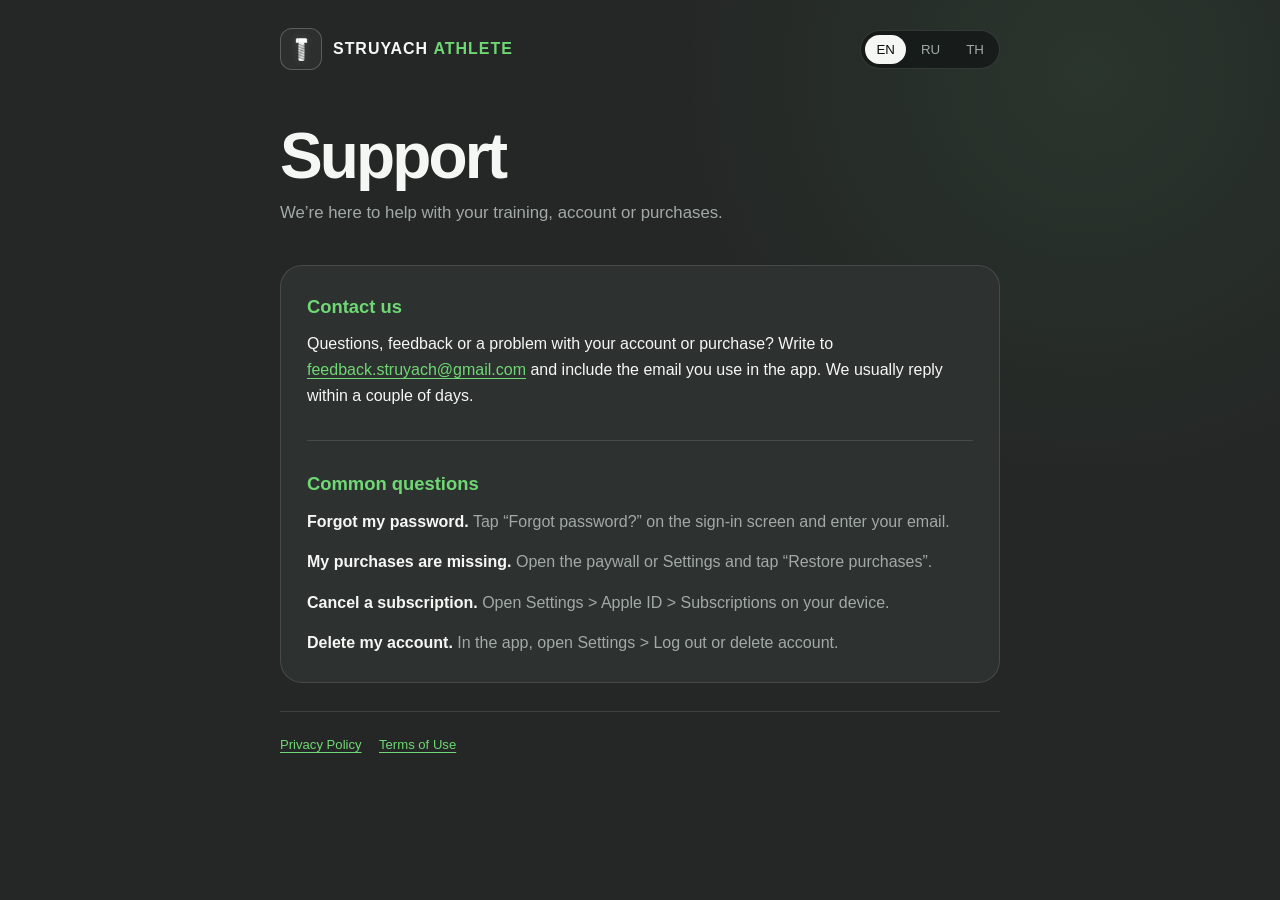
<file: support.html>
<!DOCTYPE html>
<html lang="en">
<head>
<meta charset="utf-8">
<meta name="viewport" content="width=device-width, initial-scale=1">
<meta name="color-scheme" content="dark">
<link rel="icon" href="favicon.ico" sizes="any">
<link rel="icon" type="image/png" sizes="32x32" href="favicon-32.png">
<link rel="apple-touch-icon" href="apple-touch-icon.png">
<title>Struyach Athlete — Support</title>
<style>
  :root { --bg:#242726; --surface:#2d3130; --text:#f5f7f5; --muted:#a2aaa6; --green:#6fd874; --line:rgba(255,255,255,.12); }
  * { box-sizing:border-box; }
  body { margin:0; min-height:100vh; background:radial-gradient(circle at 85% 8%,rgba(111,216,116,.08),transparent 30%),var(--bg); color:var(--text); font-family:-apple-system,BlinkMacSystemFont,"Segoe UI","Noto Sans Thai",Helvetica,Arial,sans-serif; line-height:1.6; }
  .page { width:min(720px,calc(100% - 36px)); margin:0 auto; padding:28px 0 56px; }
  header { display:flex; align-items:center; justify-content:space-between; gap:20px; margin-bottom:54px; }
  .brand { display:flex; align-items:center; gap:11px; font-weight:800; letter-spacing:.06em; text-transform:uppercase; }
  .brand-mark { display:grid; place-items:center; width:42px; height:42px; border:1px solid rgba(255,255,255,.22); border-radius:12px; background:rgba(255,255,255,.04); }
  .brand-mark img { width:31px; height:31px; object-fit:contain; filter:brightness(0) invert(1) drop-shadow(0 0 4px rgba(255,255,255,.16)); }
  .brand b { color:var(--green); }
  .language { display:flex; gap:4px; padding:4px; border:1px solid var(--line); border-radius:999px; background:rgba(17,21,21,.72); }
  .language button { border:0; background:transparent; color:var(--muted); font:700 12px inherit; padding:7px 11px; border-radius:999px; cursor:pointer; }
  .language button.active { background:var(--text); color:#0b0e0d; }
  .content { display:none; }
  .content.active { display:block; }
  h1 { margin:0 0 12px; font-size:clamp(2.2rem,8vw,4rem); line-height:1; letter-spacing:-.045em; }
  .intro { margin:0 0 38px; color:var(--muted); font-size:1.05rem; }
  .card { padding:26px; border:1px solid var(--line); border-radius:22px; background:var(--surface); }
  h2 { margin:0 0 10px; color:var(--green); font-size:1.15rem; }
  h2:not(:first-child) { margin-top:32px; padding-top:28px; border-top:1px solid var(--line); }
  p { margin:0 0 15px; }
  p:last-child { margin-bottom:0; }
  a { color:var(--green); text-underline-offset:3px; }
  .question { color:var(--muted); }
  .question b { color:var(--text); }
  footer { margin-top:28px; padding-top:22px; border-top:1px solid var(--line); color:var(--muted); font-size:.82rem; }
  footer a { margin-right:14px; }
  @media(max-width:560px) {
    .page { padding-top:18px; }
    header { align-items:flex-start; margin-bottom:40px; }
    .brand { font-size:.78rem; gap:8px; }
    .brand-mark { width:36px; height:36px; border-radius:10px; }
    .brand-mark img { width:27px; height:27px; }
    .language button { padding:6px 8px; }
    .card { padding:22px 19px; }
  }
</style>
</head>
<body>
<main class="page">
  <header>
    <div class="brand"><span class="brand-mark" aria-hidden="true"><img src="[data-uri]" alt=""></span><span>Struyach <b>Athlete</b></span></div>
    <nav class="language" aria-label="Language">
      <button type="button" data-lang="en">EN</button>
      <button type="button" data-lang="ru">RU</button>
      <button type="button" data-lang="th">TH</button>
    </nav>
  </header>

  <section class="content" data-content="en">
    <h1>Support</h1>
    <p class="intro">We’re here to help with your training, account or purchases.</p>
    <div class="card">
      <h2>Contact us</h2>
      <p>Questions, feedback or a problem with your account or purchase? Write to <a href="mailto:feedback.struyach@gmail.com">feedback.struyach@gmail.com</a> and include the email you use in the app. We usually reply within a couple of days.</p>
      <h2>Common questions</h2>
      <p class="question"><b>Forgot my password.</b> Tap “Forgot password?” on the sign-in screen and enter your email.</p>
      <p class="question"><b>My purchases are missing.</b> Open the paywall or Settings and tap “Restore purchases”.</p>
      <p class="question"><b>Cancel a subscription.</b> Open Settings &gt; Apple ID &gt; Subscriptions on your device.</p>
      <p class="question"><b>Delete my account.</b> In the app, open Settings &gt; Log out or delete account.</p>
    </div>
  </section>

  <section class="content" data-content="ru">
    <h1>Поддержка</h1>
    <p class="intro">Мы поможем с тренировками, аккаунтом или покупками.</p>
    <div class="card">
      <h2>Связаться с нами</h2>
      <p>Есть вопрос, отзыв или проблема с аккаунтом или покупкой? Напиши на <a href="mailto:feedback.struyach@gmail.com">feedback.struyach@gmail.com</a> и укажи email, с которым входишь в приложение. Обычно мы отвечаем в течение пары дней.</p>
      <h2>Частые вопросы</h2>
      <p class="question"><b>Не помню пароль.</b> На экране входа нажми «Забыли пароль?» и введи свой email.</p>
      <p class="question"><b>Пропали покупки.</b> Открой экран подписки или Настройки и нажми «Восстановить покупки».</p>
      <p class="question"><b>Как отменить подписку.</b> Открой на устройстве Настройки &gt; Apple ID &gt; Подписки.</p>
      <p class="question"><b>Как удалить аккаунт.</b> В приложении открой Настройки &gt; Выход или удаление аккаунта.</p>
    </div>
  </section>

  <section class="content" data-content="th">
    <h1>ฝ่ายสนับสนุน</h1>
    <p class="intro">เราพร้อมช่วยเหลือเรื่องการฝึก บัญชี หรือการซื้อของคุณ</p>
    <div class="card">
      <h2>ติดต่อเรา</h2>
      <p>มีคำถาม ข้อเสนอแนะ หรือปัญหาเกี่ยวกับบัญชีหรือการซื้อใช่ไหม? ส่งอีเมลถึงเราที่ <a href="mailto:feedback.struyach@gmail.com">feedback.struyach@gmail.com</a> พร้อมระบุอีเมลที่ใช้เข้าสู่แอป โดยปกติเราจะตอบกลับภายในสองสามวัน</p>
      <h2>คำถามที่พบบ่อย</h2>
      <p class="question"><b>ลืมรหัสผ่าน</b> แตะ “ลืมรหัสผ่าน?” ที่หน้าเข้าสู่ระบบ แล้วกรอกอีเมลของคุณ</p>
      <p class="question"><b>รายการซื้อหายไป</b> เปิดหน้าการสมัครสมาชิกหรือการตั้งค่า แล้วแตะ “กู้คืนการซื้อ”</p>
      <p class="question"><b>ยกเลิกการสมัครสมาชิก</b> เปิดการตั้งค่าบนอุปกรณ์ &gt; Apple ID &gt; การสมัครสมาชิก</p>
      <p class="question"><b>ลบบัญชี</b> ในแอป ให้เปิดการตั้งค่า &gt; ออกจากระบบหรือลบบัญชี</p>
    </div>
  </section>

  <footer>
    <a href="privacy.html">Privacy Policy</a>
    <a href="https://www.apple.com/legal/internet-services/itunes/dev/stdeula/">Terms of Use</a>
  </footer>
</main>

<script>
  const supported = ["en", "ru", "th"];
  const browserLanguage = (navigator.language || "en").slice(0, 2).toLowerCase();

  function setLanguage(language) {
    const lang = supported.includes(language) ? language : "en";
    document.documentElement.lang = lang;
    document.querySelectorAll("[data-lang]").forEach(button => {
      const active = button.dataset.lang === lang;
      button.classList.toggle("active", active);
      button.setAttribute("aria-pressed", String(active));
    });
    document.querySelectorAll("[data-content]").forEach(section => {
      section.classList.toggle("active", section.dataset.content === lang);
    });
    localStorage.setItem("struyach-support-language", lang);
  }

  document.querySelectorAll("[data-lang]").forEach(button => {
    button.addEventListener("click", () => setLanguage(button.dataset.lang));
  });

  setLanguage(localStorage.getItem("struyach-support-language") || browserLanguage);
</script>
</body>
</html>
</file>
<file: styles.css>
:root{--bg:#090b0b;--surface:#111515;--surface-2:#171c1c;--text:#f5f7f5;--muted:#a2aaa6;--green:#41ed65;--teal:#00d0c8;--pink:#ee299b;--line:rgba(255,255,255,.1);--shell:min(1180px,calc(100% - 40px))}*{box-sizing:border-box}html{scroll-behavior:smooth}body{margin:0;background:var(--bg);color:var(--text);font-family:Manrope,"Noto Sans Thai",sans-serif;line-height:1.6;overflow-x:hidden}body:before{content:"";position:fixed;inset:0;background:radial-gradient(circle at 82% 8%,rgba(0,208,200,.1),transparent 28%),radial-gradient(circle at 10% 60%,rgba(65,237,101,.06),transparent 28%);pointer-events:none;z-index:-1}.shell{width:var(--shell);margin-inline:auto}.nav{height:84px;display:flex;align-items:center;justify-content:space-between;position:relative;z-index:10}.brand{display:flex;align-items:center;gap:11px;color:var(--text);text-decoration:none;font-size:.9rem;font-weight:700;letter-spacing:.08em}.brand b{color:var(--green)}.brand-mark{display:grid;place-items:center;width:34px;height:34px;border:1px solid rgba(65,237,101,.5);border-radius:10px;color:var(--green);font-weight:800;background:rgba(65,237,101,.08)}.language{display:flex;gap:4px;padding:4px;border:1px solid var(--line);border-radius:999px;background:rgba(17,21,21,.8);backdrop-filter:blur(12px)}.language button{border:0;background:transparent;color:var(--muted);font:700 .75rem inherit;padding:7px 11px;border-radius:999px;cursor:pointer}.language button.active{background:var(--text);color:#0b0e0d}.hero{min-height:690px;display:grid;grid-template-columns:.95fr 1.05fr;align-items:center;gap:48px;padding-block:45px 80px}.eyebrow{color:var(--green);text-transform:uppercase;font-size:.75rem;letter-spacing:.17em;font-weight:800;margin:0 0 18px}.hero h1,.section-heading h2,.coach h2,.progress h2,.final-cta h2{font-size:clamp(2.4rem,5.5vw,5.3rem);line-height:.99;letter-spacing:-.055em;margin:0}.hero h1{max-width:700px}.lede{font-size:clamp(1.03rem,1.5vw,1.25rem);color:var(--muted);max-width:610px;margin:28px 0}.store-row{display:flex;gap:12px;flex-wrap:wrap}.store-button{min-width:178px;height:58px;border-radius:13px;display:flex;align-items:center;gap:11px;padding:8px 17px;text-decoration:none;background:#f7faf8;color:#070908;border:1px solid #f7faf8;transition:transform .2s}.store-button.apple:hover{transform:translateY(-2px)}.store-button.disabled{background:transparent;color:var(--text);border-color:var(--line);opacity:.58;cursor:default}.store-button small{display:block;font-size:.64rem;line-height:1.15}.store-button strong{display:block;font-size:1.05rem;line-height:1.2}.store-icon,.play-icon{font-size:1.25rem}.availability{font-size:.78rem;color:#77807b;margin-top:14px}.hero-visual{min-height:580px;position:relative;display:grid;place-items:center}.hero-visual img{width:min(570px,100%);position:relative;z-index:2;filter:drop-shadow(0 32px 50px rgba(0,0,0,.55));animation:float 6s ease-in-out infinite}.orbit{position:absolute;border:1px solid rgba(65,237,101,.18);border-radius:50%;inset:7%}.orbit-two{inset:20%;border-color:rgba(0,208,200,.18)}.floating-note{position:absolute;z-index:3;background:rgba(18,23,22,.82);border:1px solid var(--line);box-shadow:0 14px 40px rgba(0,0,0,.32);backdrop-filter:blur(14px);padding:10px 14px;border-radius:12px;font-weight:700;font-size:.76rem}.note-one{top:18%;right:0}.note-two{bottom:19%;left:2%}@keyframes float{50%{transform:translateY(-10px)}}.proof-strip{border-block:1px solid var(--line);background:rgba(255,255,255,.018)}.proof-grid{display:grid;grid-template-columns:repeat(4,1fr)}.proof-grid div{padding:28px 22px;border-right:1px solid var(--line);display:flex;align-items:center;gap:13px}.proof-grid div:first-child{border-left:1px solid var(--line)}.proof-grid strong{font-size:1.65rem;color:var(--green)}.proof-grid span{font-size:.8rem;color:var(--muted);line-height:1.3}.section{padding-block:130px}.section-heading{max-width:780px;margin-bottom:68px}.section-heading h2,.coach h2,.progress h2,.final-cta h2{font-size:clamp(2.2rem,4.4vw,4.1rem)}.section-heading>p:last-child,.progress-copy>p,.coach-copy>p,.final-cta p{color:var(--muted);font-size:1.05rem}.feature-stage{display:grid;grid-template-columns:.85fr 1.15fr;align-items:center;gap:70px}.feature-copy article{display:grid;grid-template-columns:42px 1fr;gap:20px;padding:28px 0;border-top:1px solid var(--line)}.feature-copy article:last-child{border-bottom:1px solid var(--line)}.feature-number{color:var(--teal);font-size:.72rem;font-weight:800}.feature-copy h3{margin:0 0 8px;font-size:1.18rem}.feature-copy p{margin:0;color:var(--muted);font-size:.92rem}.phone-stack{min-height:600px;position:relative;display:grid;place-items:center}.phone{position:absolute;width:min(470px,70%);filter:drop-shadow(0 30px 35px rgba(0,0,0,.5))}.phone-main{transform:translate(-19%,-3%) rotate(-3deg);z-index:2}.phone-back{transform:translate(30%,10%) rotate(6deg);z-index:1}.plans-section{padding-block:130px;background:linear-gradient(180deg,rgba(19,24,23,.8),rgba(9,11,11,.2));border-block:1px solid var(--line)}.centered{text-align:center;margin-inline:auto}.plans-grid{display:grid;grid-template-columns:repeat(6,1fr);gap:16px}.plan{grid-column:span 2;background:var(--surface);border:1px solid var(--line);border-radius:22px;padding:28px;min-height:390px;position:relative;overflow:hidden}.plan:before{content:"";position:absolute;width:150px;height:150px;border-radius:50%;filter:blur(65px);background:rgba(0,208,200,.13);right:-50px;top:-50px}.plan.featured{border-color:rgba(65,237,101,.4)}.plan.featured:before{background:rgba(65,237,101,.24)}.plan.accent{border-color:rgba(238,41,155,.35)}.plan.accent:before{background:rgba(238,41,155,.2)}.plan-top{display:flex;justify-content:space-between;align-items:center;min-height:26px}.plan-type{font-size:.68rem;letter-spacing:.1em;text-transform:uppercase;color:var(--teal);font-weight:800}.plan-badge{font-size:.65rem;background:rgba(65,237,101,.12);color:var(--green);padding:5px 8px;border-radius:999px}.plan h3{font-size:1.55rem;line-height:1.15;margin:26px 0 13px;letter-spacing:-.03em}.plan>p{color:var(--muted);font-size:.9rem}.plan ul{list-style:none;margin:24px 0 0;padding:0}.plan li{position:relative;padding:8px 0 8px 21px;font-size:.82rem;border-top:1px solid rgba(255,255,255,.07)}.plan li:before{content:"+";color:var(--green);position:absolute;left:0}.plan.compact{grid-column:span 3;min-height:0;display:flex;align-items:center;justify-content:space-between;gap:28px}.plan.compact h3{margin:12px 0 0}.plan.compact p{max-width:320px}.coach{padding-block:130px}.coach-card{display:grid;grid-template-columns:.62fr 1.38fr;min-height:520px;background:var(--surface);border:1px solid var(--line);border-radius:30px;overflow:hidden}.coach-placeholder{background:linear-gradient(145deg,#18312a,#0f1715 55%,#281328);display:grid;place-items:center;min-height:420px;position:relative}.coach-placeholder:after{content:"";position:absolute;inset:30px;border:1px solid rgba(255,255,255,.1);border-radius:50%}.coach-placeholder span{font-size:clamp(5rem,10vw,10rem);font-weight:800;letter-spacing:-.08em;color:transparent;-webkit-text-stroke:1px rgba(65,237,101,.45)}.coach-copy{padding:clamp(40px,7vw,90px)}.coach-lede{font-size:1.25rem!important;color:var(--text)!important}.coach-facts{display:flex;gap:8px;flex-wrap:wrap;margin-top:30px}.coach-facts span{border:1px solid var(--line);border-radius:999px;padding:8px 12px;color:var(--muted);font-size:.72rem}.progress{padding-bottom:130px;display:grid;grid-template-columns:1fr 1fr;align-items:center;gap:80px}.check-list{list-style:none;padding:0;margin:30px 0}.check-list li{padding:12px 0;border-bottom:1px solid var(--line)}.check-list li:before{content:"✓";color:var(--green);font-weight:800;margin-right:12px}.progress-visual{position:relative;display:grid;place-items:center;min-height:500px}.progress-visual:before{content:"";position:absolute;width:380px;height:380px;border-radius:50%;background:radial-gradient(circle,rgba(238,41,155,.16),transparent 65%)}.progress-visual img{width:min(520px,100%);position:relative;filter:drop-shadow(0 30px 40px rgba(0,0,0,.5))}.final-cta{text-align:center;padding-block:120px;background:linear-gradient(135deg,rgba(65,237,101,.08),rgba(0,208,200,.05) 50%,rgba(238,41,155,.09));border-top:1px solid var(--line)}.final-cta p:not(.eyebrow){max-width:570px;margin:25px auto}.centered-buttons{justify-content:center}footer{min-height:90px;display:flex;justify-content:space-between;align-items:center;color:#68716d;font-size:.75rem}
@media(max-width:900px){.hero{grid-template-columns:1fr;padding-top:50px}.hero-copy{text-align:center}.hero-copy .lede{margin-inline:auto}.store-row{justify-content:center}.hero-visual{min-height:470px}.note-one{right:5%}.note-two{left:6%}.proof-grid{grid-template-columns:1fr 1fr}.feature-stage,.progress{grid-template-columns:1fr}.phone-stack{min-height:540px}.plans-grid{grid-template-columns:1fr 1fr}.plan{grid-column:span 1}.plan.compact{grid-column:span 1;display:block}.coach-card{grid-template-columns:1fr}.coach-placeholder{min-height:360px}.progress-copy{text-align:center}.check-list{text-align:left;max-width:620px;margin-inline:auto}}
@media(max-width:600px){:root{--shell:min(100% - 28px,1180px)}.nav{height:70px}.brand{font-size:.72rem}.brand-mark{width:31px;height:31px}.language button{padding:6px 8px}.hero{min-height:auto;padding-block:48px 60px;gap:18px}.hero h1{font-size:2.75rem}.lede{font-size:.98rem}.store-button{min-width:0;width:calc(50% - 6px);padding:8px 10px}.store-button strong{font-size:.88rem}.hero-visual{min-height:390px}.hero-visual img{width:110%;max-width:none}.floating-note{font-size:.64rem}.proof-grid{grid-template-columns:1fr 1fr}.proof-grid div{padding:20px 14px}.proof-grid strong{font-size:1.3rem}.section,.plans-section,.coach{padding-block:84px}.section-heading{margin-bottom:46px}.feature-stage{gap:25px}.phone-stack{min-height:390px}.phone{width:78%}.plans-grid{grid-template-columns:1fr}.plan{min-height:0}.coach-copy{padding:36px 24px}.coach-facts{gap:6px}.progress{padding-bottom:85px;gap:24px}.progress-visual{min-height:350px}.final-cta{padding-block:85px}footer{flex-direction:column;justify-content:center;gap:5px;text-align:center}}
@media(prefers-reduced-motion:reduce){html{scroll-behavior:auto}.hero-visual img{animation:none}}
.brand-mark img{width:26px;height:26px;object-fit:contain;filter:brightness(0) saturate(100%) invert(82%) sepia(73%) saturate(1039%) hue-rotate(63deg) brightness(99%) contrast(90%) drop-shadow(0 0 8px rgba(65,237,101,.5))}
.coach-photo{position:relative;min-height:420px;overflow:hidden;background:#101514}.coach-photo:after{content:"";position:absolute;inset:0;background:linear-gradient(180deg,transparent 55%,rgba(9,11,11,.45)),linear-gradient(90deg,transparent 70%,rgba(9,11,11,.16))}.coach-photo img{width:100%;height:100%;position:absolute;inset:0;object-fit:cover;object-position:center 38%}
@media(max-width:900px){.coach-photo{min-height:620px}.coach-photo img{object-position:center 34%}}
@media(max-width:600px){.coach-photo{min-height:480px}}

/* Refined app palette */
:root{--bg:#242726;--surface:#2d3130;--surface-2:#363a39;--green:#6fd874;--teal:#63bcb7;--pink:#cf679f;--line:rgba(255,255,255,.12)}
body:before{background:radial-gradient(circle at 82% 8%,rgba(111,216,116,.055),transparent 30%),radial-gradient(circle at 10% 60%,rgba(255,255,255,.025),transparent 28%)}
.brand-mark{background:rgba(255,255,255,.04);border-color:rgba(255,255,255,.22)}
.brand-mark img{filter:brightness(0) invert(1) drop-shadow(0 0 5px rgba(255,255,255,.18))}
.orbit{border-color:rgba(111,216,116,.13)}
.orbit-two{border-color:rgba(255,255,255,.08)}
.hero-visual img,.phone-stack img,.progress-visual img{mix-blend-mode:darken}
.hero-visual img,.phone{filter:drop-shadow(0 26px 38px rgba(0,0,0,.28))}
.proof-strip{background:rgba(255,255,255,.025)}
.plans-section{background:linear-gradient(180deg,rgba(48,52,51,.92),rgba(36,39,38,.7))}
.plan:before{opacity:.45}
.final-cta{background:linear-gradient(135deg,rgba(111,216,116,.07),rgba(255,255,255,.02) 52%,rgba(207,103,159,.045))}
.apple-icon{font-family:-apple-system,BlinkMacSystemFont,"Helvetica Neue",Arial,sans-serif;font-size:1.85rem;line-height:1;margin-top:-2px}
.hero-visual img,.phone-stack img,.progress-visual img{mix-blend-mode:normal}
.feature-number{color:var(--green)}
.locale-only{display:none}
body[data-lang="en"] .locale-en,body[data-lang="ru"] .locale-ru,body[data-lang="th"] .locale-th{display:block}
.hero h1,.section-heading h2,.section-heading>p:last-child{white-space:pre-line}
.orbit{display:none}
.hero-visual:before{content:"";position:absolute;inset:8% 2%;border-radius:48%;background:radial-gradient(circle at center,rgba(255,255,255,.16) 0%,rgba(255,255,255,.075) 36%,rgba(111,216,116,.035) 55%,transparent 72%);filter:blur(10px)}
.proof-grid div:first-child span{white-space:nowrap}
.nav{height:132px}
.brand{font-size:2.15rem;gap:20px;letter-spacing:.055em}
.brand-mark{width:82px;height:82px;border-radius:18px}
.brand-mark img{width:62px;height:62px}
.phone-stack:before{content:"";position:absolute;inset:7% 0%;border-radius:45%;background:radial-gradient(circle at center,rgba(255,255,255,.17) 0%,rgba(255,255,255,.08) 38%,rgba(111,216,116,.03) 58%,transparent 74%);filter:blur(12px)}
@media(max-width:600px){.nav{height:76px}.brand{font-size:.82rem;gap:8px}.brand-mark{width:36px;height:36px;border-radius:10px}.brand-mark img{width:26px;height:26px}}
.nav{height:90px}
.brand{font-size:1.1rem;gap:11px}
.brand-mark{width:44px;height:44px;border-radius:12px}
.brand-mark img{width:32px;height:32px}
.hero{padding-top:16px}
@media(max-width:600px){.nav{height:76px}.brand{font-size:.82rem;gap:8px}.brand-mark{width:36px;height:36px;border-radius:10px}.brand-mark img{width:26px;height:26px}.hero{padding-top:22px}}
.brand{font-size:1.75rem;gap:14px;letter-spacing:.075em}
.brand-mark{width:58px;height:58px;border-radius:15px;flex:0 0 58px}
.brand-mark img{width:43px;height:43px}
.store-button span:last-child{text-align:left}
.hero-copy .store-row{justify-content:flex-start}
.final-cta .store-row{justify-content:center}
@media(max-width:600px){.brand{font-size:1rem;gap:8px;letter-spacing:.04em}.brand-mark{width:38px;height:38px;flex-basis:38px;border-radius:10px}.brand-mark img{width:28px;height:28px}.hero-copy .store-row{justify-content:center}}
.store-button{justify-content:flex-start;text-align:left}
.store-button .store-icon,.store-button .play-icon{width:30px;flex:0 0 30px;text-align:center}
.store-button span:last-child{display:block;text-align:left}
body[data-lang="en"] .hero,body[data-lang="ru"] .hero{padding-top:32px}
@media(max-width:600px){body[data-lang="en"] .hero,body[data-lang="ru"] .hero{padding-top:30px}}

/* Keep the hero eyebrow on one shared baseline in every locale. */
body[data-lang="en"] .hero,body[data-lang="ru"] .hero,body[data-lang="th"] .hero{padding-top:16px;align-items:start}
.hero-copy{padding-top:42px}
@media(max-width:900px){body[data-lang="en"] .hero,body[data-lang="ru"] .hero,body[data-lang="th"] .hero{padding-top:22px}.hero-copy{padding-top:28px}}

.footer-copy{display:flex;flex-direction:column;gap:3px}
.footer-links{display:flex;justify-content:flex-end;gap:8px 18px;flex-wrap:wrap;max-width:620px}
.footer-links a{color:#89928d;text-decoration:none;transition:color .2s}
.footer-links a:hover{color:var(--green)}

/* Mobile layout: keep every section inside one full-width content column. */
@media(max-width:600px){
  :root{--shell:calc(100% - 28px)}
  html,body{width:100%;max-width:100%;overflow-x:hidden}
  .shell{width:calc(100% - 28px);max-width:100%}
  .feature-stage,.plans-grid,.coach-card{width:100%;min-width:0}
  .hero,.progress,.final-cta .shell{width:calc(100% - 32px);min-width:0;margin-left:auto;margin-right:auto}

  .hero{grid-template-columns:minmax(0,1fr);padding-top:22px}
  .hero-copy{width:100%;min-width:0;text-align:left}
  .hero-copy .lede{margin-left:0;margin-right:0}
  .hero-copy .store-row{justify-content:flex-start}
  .hero-copy .availability{width:100%;text-align:center}
  .hero-visual{width:100%;min-width:0;overflow:hidden}
  .hero-visual img{width:100%;max-width:100%}

  .proof-strip{overflow:hidden}
  .proof-grid{grid-template-columns:repeat(4,minmax(0,1fr));width:100%;max-width:100%}
  .proof-grid div{display:block;min-width:0;padding:17px 5px;text-align:center;border-right:1px solid var(--line)}
  .proof-grid div:first-child{border-left:0}
  .proof-grid div:last-child{border-right:0}
  .proof-grid strong{display:block;font-size:1.18rem;line-height:1.15}
  .proof-grid span,.proof-grid div:first-child span{display:block;margin-top:5px;font-size:.56rem;line-height:1.25;white-space:normal;overflow-wrap:anywhere}

  .section-heading,.feature-copy,.plans-grid,.plan,.coach-copy,.progress-copy{width:100%;max-width:none;min-width:0}
  .plans-grid{grid-template-columns:minmax(0,1fr)}
  .plan,.plan.compact{grid-column:1;width:100%;max-width:100%}

  .coach-card{grid-template-columns:minmax(0,1fr)}
  .coach-facts{display:grid;grid-template-columns:minmax(0,1fr);gap:8px}
  .coach-facts span{width:max-content;max-width:100%}

  .progress{grid-template-columns:minmax(0,1fr)}
  .progress-copy{text-align:left}
  .progress-copy .check-list{margin-left:0;margin-right:0}
  .progress-visual{width:100%;min-width:0;overflow:hidden}

  .final-cta{width:100%;overflow:hidden}
  .final-cta .shell{margin-left:auto;margin-right:auto}

  footer.shell{width:calc(100% - 28px);min-height:0;padding:28px 0;align-items:flex-start;text-align:left}
  .footer-links{display:grid;grid-template-columns:1fr 1fr;width:100%;max-width:none;justify-content:start;gap:8px 14px}
}

/* Free trial line, plan prices and the coach section placed higher on the page. */
.trial-line{display:inline-block;margin:0 0 18px;padding:9px 14px;border:1px solid rgba(111,216,116,.45);border-radius:12px;background:rgba(111,216,116,.1);color:var(--green);font-size:.92rem;font-weight:700;line-height:1.35}
.coach{padding-bottom:0}
.progress{padding-top:130px}
.plan{display:flex;flex-direction:column}
.plan.compact{flex-direction:row}
.plan-price{margin-top:auto;padding-top:22px}
.price-cells{display:grid;grid-template-columns:1fr 1fr;gap:8px}
.price-cells.single{grid-template-columns:1fr}
.price-cells>div{background:rgba(255,255,255,.055);border-radius:12px;padding:11px 13px}
.price-cells span{display:block;font-size:.68rem;letter-spacing:.06em;text-transform:uppercase;color:var(--muted);line-height:1.3}
.price-cells strong{display:block;margin-top:3px;font-size:1.28rem;line-height:1.2;letter-spacing:-.02em;white-space:nowrap}
.price-trial{margin:10px 0 0;color:var(--green);font-size:.84rem;font-weight:700}
.compact-price{display:block;margin-top:6px;font-size:1.1rem}
.price-note{margin:18px 0 0;text-align:center;color:var(--muted);font-size:.78rem}
@media(max-width:900px){.coach-photo{min-height:480px}.plan.compact{display:block}}
@media(max-width:600px){
  .trial-line{font-size:.86rem}
  .coach{padding-block:56px 0}
  .progress{padding-top:85px}
}
.apple-icon svg,.play-icon svg{display:block;margin:auto}

/* App Store rating and reviews */
.reviews{padding-top:90px}
.reviews-head h2{margin:0;font-size:clamp(2rem,3.6vw,3.2rem);line-height:1.05;letter-spacing:-.04em}
.reviews .stars{color:var(--green)}
.reviews-count{font-size:1rem;font-weight:500;letter-spacing:0;color:var(--muted);white-space:nowrap}
.reviews-grid{display:grid;grid-template-columns:repeat(3,1fr);gap:16px;margin-top:30px}
.reviews-grid figure{margin:0;display:flex;flex-direction:column;justify-content:space-between;gap:18px;padding:24px;background:var(--surface);border:1px solid var(--line);border-radius:20px}
.reviews-grid blockquote{margin:0;font-size:1.05rem;font-weight:600;line-height:1.4}
.reviews-grid figcaption{color:var(--muted);font-size:.8rem}
.reviews-note{margin:14px 0 0;color:#89928d;font-size:.75rem}
@media(max-width:900px){.reviews-grid{grid-template-columns:1fr}}
@media(max-width:600px){.reviews{padding-top:56px}.reviews-grid figure{padding:18px 20px;gap:10px}.reviews-count{display:block;margin-top:6px;white-space:normal}}

/* Compact phone layout: tighter spacing, no empty gaps, full coach photo. */
@media(max-width:600px){
  .nav{height:62px}
  body[data-lang] .hero{padding-block:2px 18px}
  .hero{gap:4px}
  .hero-copy{padding-top:8px}
  .eyebrow{margin-bottom:10px}
  .hero h1{font-size:2.3rem;line-height:1.04}
  .lede{margin:12px 0;font-size:.95rem;line-height:1.5}
  .trial-line{display:block;margin:0 0 12px;padding:8px 12px;font-size:.84rem;white-space:pre-line}
  .store-button{height:52px}
  .hero-copy .availability{margin:8px 0 0;font-size:.72rem}
  .hero-visual{min-height:0;height:calc((100vw - 32px)*.9);margin-top:2px}
  .proof-grid div{padding-block:12px}

  .section,.plans-section{padding-block:48px}
  .section-heading{margin-bottom:22px}
  .section-heading h2,.coach h2,.progress h2,.final-cta h2{font-size:1.85rem;line-height:1.08;letter-spacing:-.04em}
  .section-heading>p:last-child,.progress-copy>p,.coach-copy>p,.final-cta p{font-size:.95rem;line-height:1.5}

  .coach{padding-block:28px 0}
  .coach-card{min-height:0;border-radius:22px}
  .coach-photo{min-height:0;aspect-ratio:4/5}
  .coach-photo img{object-position:center}
  .coach-copy{padding:22px 20px}
  .coach-lede{font-size:1.05rem!important;line-height:1.4}
  .coach-copy>p{margin:10px 0}
  .coach-facts{display:flex;flex-wrap:wrap;gap:6px;margin-top:14px}
  .coach-facts span{width:auto;padding:6px 10px}

  .reviews{padding-top:36px}
  .reviews-head h2{font-size:1.85rem}
  .reviews-grid{gap:10px;margin-top:16px}
  .reviews-grid figure{padding:14px 16px;gap:6px;border-radius:16px}
  .reviews-grid blockquote{font-size:.98rem}

  .feature-stage{gap:8px}
  .feature-copy article{grid-template-columns:28px 1fr;gap:10px;padding:14px 0}
  .feature-copy h3{font-size:1.05rem;margin-bottom:4px}
  .phone-stack{min-height:290px}

  .plans-grid{gap:12px}
  .plan{padding:20px;border-radius:18px}
  .plan h3{margin:12px 0 6px;font-size:1.35rem}
  .plan>p{margin:0;line-height:1.5}
  .plan ul{margin-top:12px}
  .plan li{padding-block:6px}
  .plan-price{padding-top:14px}
  .plan.compact h3{margin:8px 0 0}
  .plan.compact p{margin:8px 0 0;max-width:none}
  .price-note{margin-top:12px}

  .progress{padding-block:48px;gap:8px}
  .check-list{margin:14px 0}
  .check-list li{padding:8px 0}
  .progress-visual{min-height:0}
  .progress-visual img{margin-block:-14%}
  .final-cta{padding-block:48px}
  .final-cta p:not(.eyebrow){margin:12px auto 18px}
}
</file>
